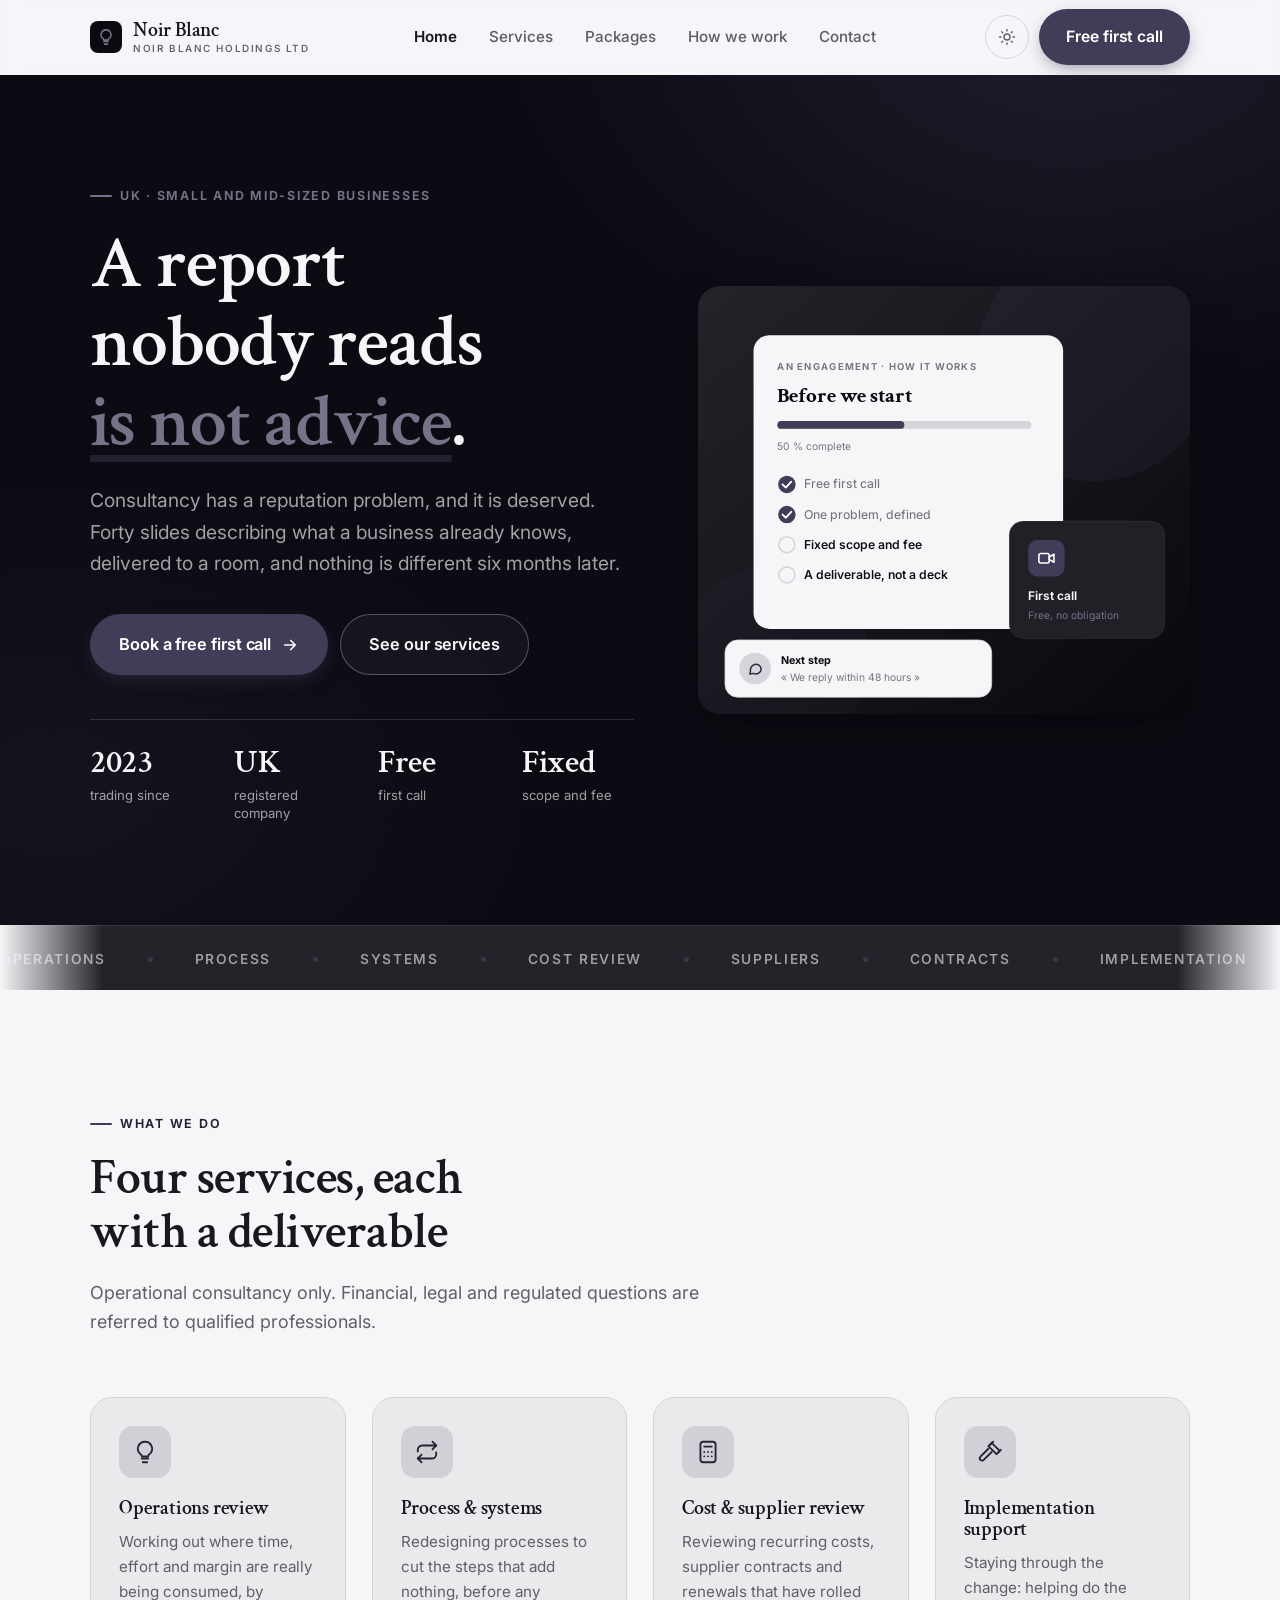
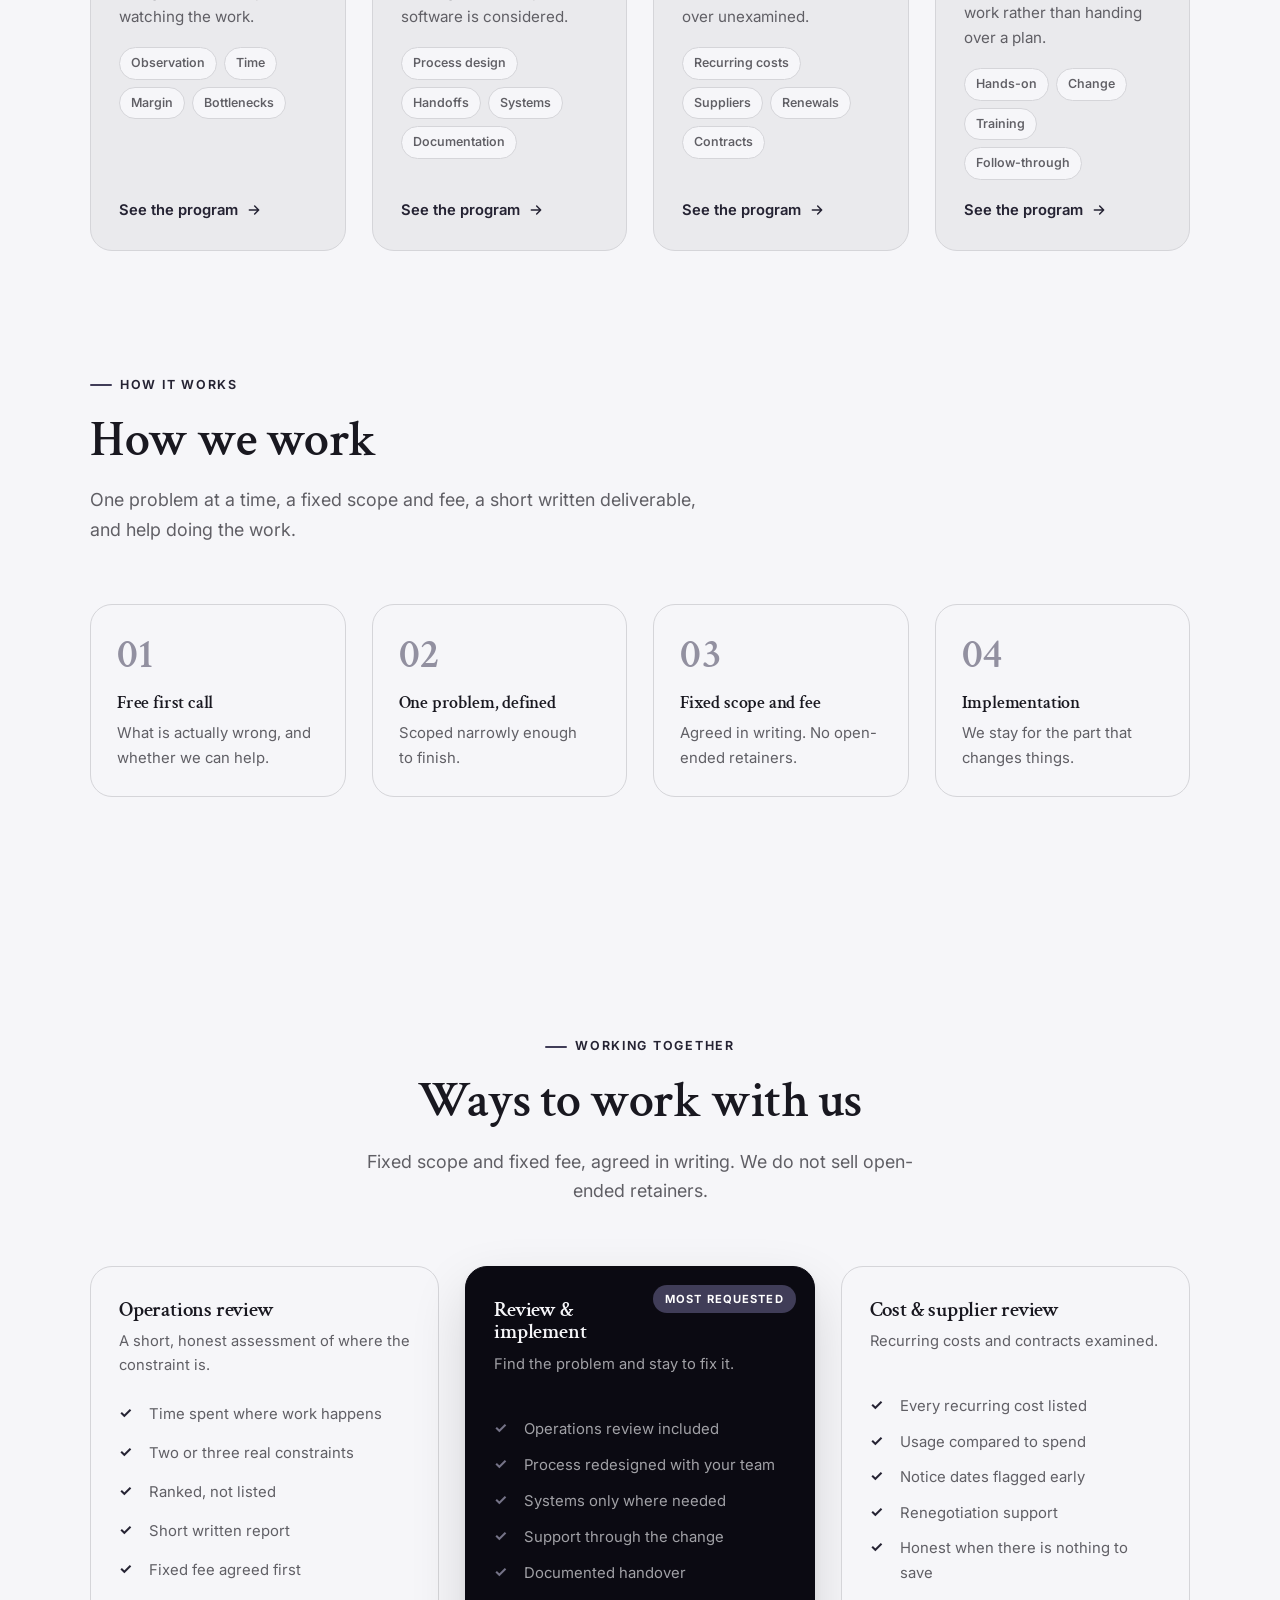
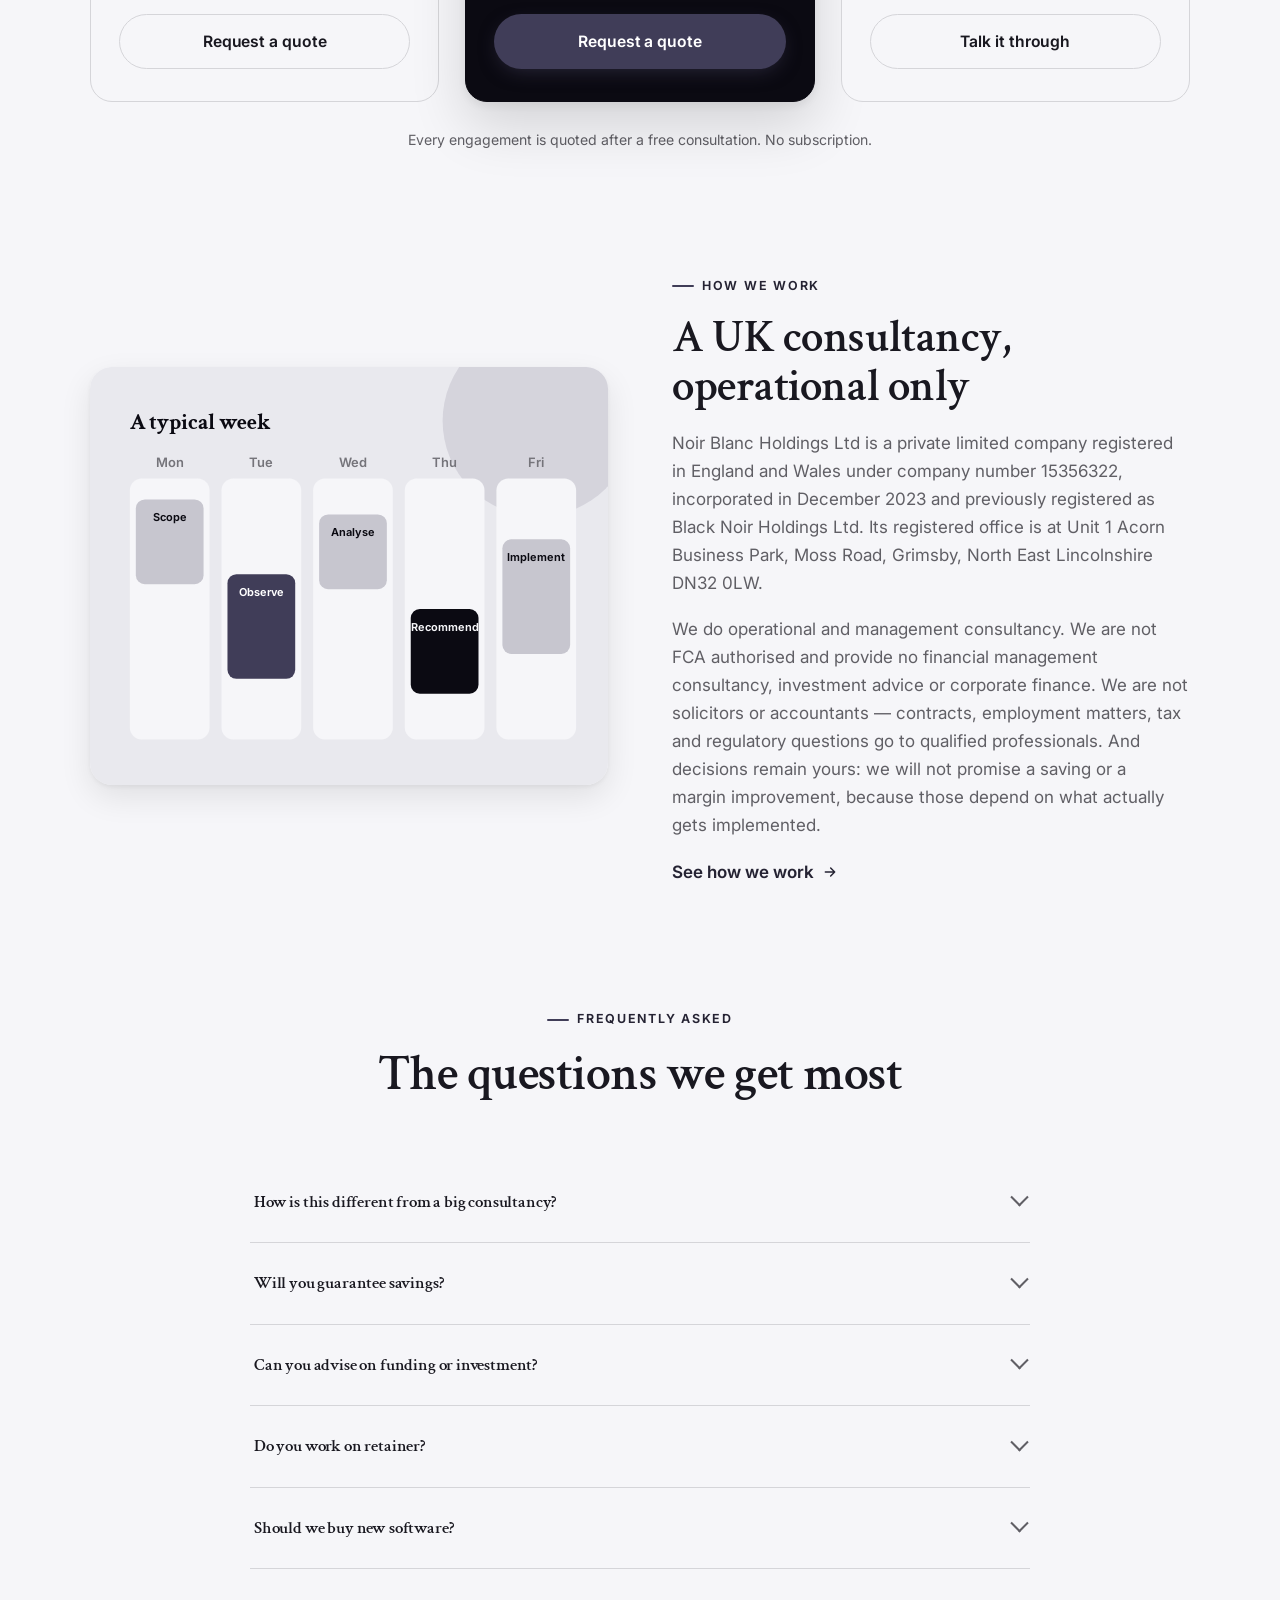
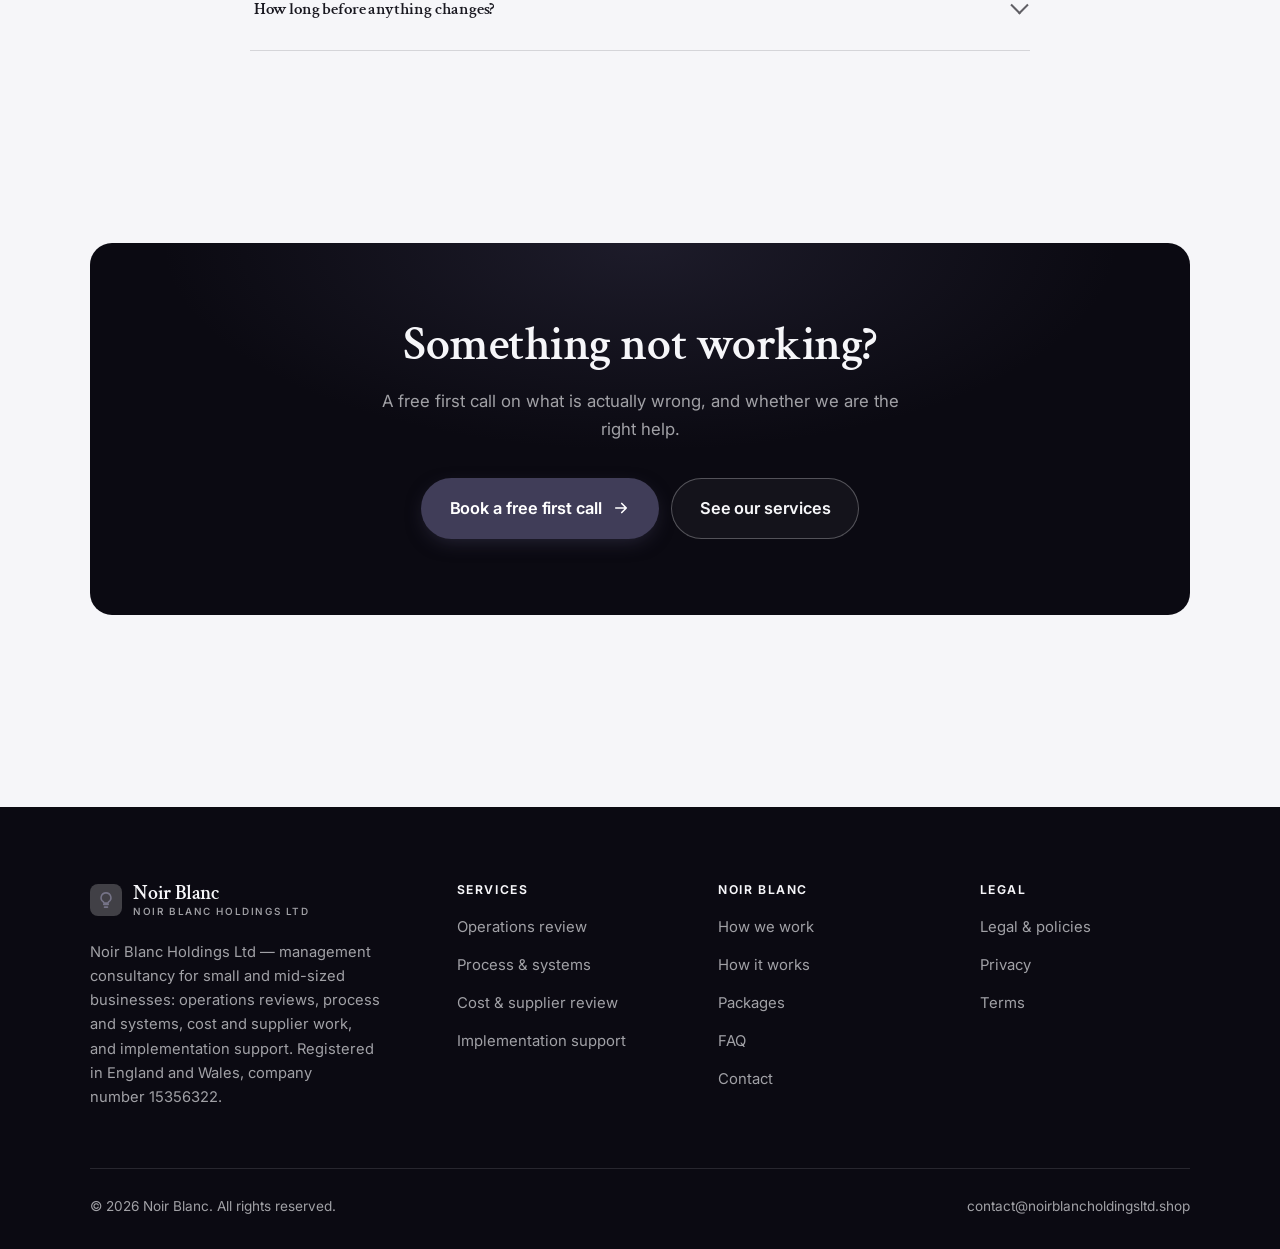
<file: index.html>
<!DOCTYPE html>
<html lang="en" class="no-js">
<head>
<meta charset="utf-8">
<meta name="viewport" content="width=device-width, initial-scale=1">
<title>Noir Blanc Holdings Ltd — management consultancy</title>
<meta name="description" content="Noir Blanc Holdings Ltd, a UK management consultancy for small and mid-sized businesses: operations reviews, process and systems, cost and supplier work, and implementation support.">
<link rel="canonical" href="https://noirblancholdingsltd.shop/">

<meta property="og:type" content="website">
<meta property="og:url" content="https://noirblancholdingsltd.shop/">
<meta property="og:site_name" content="Noir Blanc">
<meta property="og:locale" content="en_US">
<meta property="og:title" content="Noir Blanc Holdings Ltd — management consultancy">
<meta property="og:description" content="Noir Blanc Holdings Ltd, a UK management consultancy for small and mid-sized businesses: operations reviews, process and systems, cost and supplier work, and implementation support.">
<meta name="theme-color" content="#0b0a12">

<link rel="icon" href="assets/img/favicon.svg" type="image/svg+xml">
<link rel="preconnect" href="https://fonts.googleapis.com">
<link rel="preconnect" href="https://fonts.gstatic.com" crossorigin>
<link rel="stylesheet" href="https://fonts.googleapis.com/css2?family=Crimson+Text:wght@400;600;700&family=Inter:wght@400..700&display=swap">
<link rel="stylesheet" href="assets/css/style.css">

<!-- Thème appliqué avant le premier rendu (évite le flash) -->
<script>
document.documentElement.classList.remove('no-js');
(function(){try{var t=localStorage.getItem('site-theme');if(t){document.documentElement.setAttribute('data-theme',t);}}catch(e){}})();
</script>
<script type="application/ld+json">
{
  "@context": "https://schema.org",
  "@type": "Organization",
  "name": "Noir Blanc",
  "url": "https://noirblancholdingsltd.shop/",
  "email": "contact@noirblancholdingsltd.shop",
  "description": "Noir Blanc Holdings Ltd, a UK management consultancy for small and mid-sized businesses: operations reviews, process and systems, cost and supplier work, and implementation support.",
  "areaServed": "US",
  "knowsLanguage": "en"
}
</script>
</head>

<body>
<a class="skip-link" href="#main">Skip to main content</a>

<header class="site-header">
  <nav class="wrap nav" aria-label="Main navigation">
    <a class="brand" href="index.html">
      <svg class="brand__mark" viewBox="0 0 64 64" aria-hidden="true">
        <rect class="bm-bg" width="64" height="64" rx="16"/>
        <g class="bm-ic" transform="translate(14 14) scale(1.5)" fill="none" stroke-width="2.1" stroke-linecap="round" stroke-linejoin="round"><path d="M9 18h6M10 21.5h4M12 2.5a6.5 6.5 0 0 0-3.8 11.8c.5.4.8 1 .8 1.6V16h6v-.1c0-.6.3-1.2.8-1.6A6.5 6.5 0 0 0 12 2.5z"/></g>
      </svg>
      <span>Noir Blanc<span class="brand__sub">Noir Blanc Holdings Ltd</span></span>
    </a>

    <ul class="nav__links" id="nav-links">
      <li><a href="index.html" aria-current="page">Home</a></li>
      <li><a href="programs.html">Services</a></li>
      <li><a href="index.html#pricing">Packages</a></li>
      <li><a href="about.html">How we work</a></li>
      <li><a href="contact.html">Contact</a></li>
      <li><a class="btn btn--primary" href="contact.html">Free first call</a></li>
    </ul>

    <div class="nav__cta">
      <button class="theme-toggle" type="button" aria-label="Switch to dark theme">
        <svg class="icon-sun" viewBox="0 0 24 24" fill="none" stroke="currentColor" stroke-width="1.8" stroke-linecap="round" aria-hidden="true"><circle cx="12" cy="12" r="4"/><path d="M12 2v2m0 16v2M2 12h2m16 0h2M4.9 4.9l1.4 1.4m11.4 11.4 1.4 1.4M19.1 4.9l-1.4 1.4M6.3 17.7l-1.4 1.4"/></svg>
        <svg class="icon-moon" viewBox="0 0 24 24" fill="none" stroke="currentColor" stroke-width="1.8" stroke-linecap="round" stroke-linejoin="round" aria-hidden="true"><path d="M21 12.8A9 9 0 1 1 11.2 3a7 7 0 0 0 9.8 9.8z"/></svg>
      </button>
      <a class="btn btn--primary" href="contact.html">Free first call</a>
      <button class="nav__toggle" type="button" aria-expanded="false" aria-controls="nav-links" aria-label="Open menu">
        <svg class="icon-open" viewBox="0 0 24 24" fill="none" stroke="currentColor" stroke-width="2" stroke-linecap="round" aria-hidden="true"><path d="M3 6h18M3 12h18M3 18h18"/></svg>
        <svg class="icon-close" viewBox="0 0 24 24" fill="none" stroke="currentColor" stroke-width="2" stroke-linecap="round" aria-hidden="true"><path d="M6 6l12 12M18 6L6 18"/></svg>
      </button>
    </div>
  </nav>
</header>

<main id="main">

<section class="hero">
  <div class="wrap hero__inner">
    <div>
      <span class="eyebrow hero__eyebrow">UK · Small and mid-sized businesses</span>
      <h1>A report nobody reads<br> <em>is not advice</em>.</h1>
      <p class="hero__lede">Consultancy has a reputation problem, and it is deserved. Forty slides describing what a business already knows, delivered to a room, and nothing is different six months later.</p>

      <div class="hero__actions">
        <a class="btn btn--primary btn--lg" href="contact.html">Book a free first call <svg viewBox="0 0 24 24" fill="none" stroke="currentColor" stroke-width="2.2" stroke-linecap="round" stroke-linejoin="round" aria-hidden="true"><path d="M5 12h14M13 6l6 6-6 6"/></svg></a>
        <a class="btn btn--on-dark btn--lg" href="programs.html">See our services</a>
      </div>

      <ul class="hero__proof">
        <li><span class="stat__num">2023</span><span class="stat__label">trading since</span></li>
        <li><span class="stat__num">UK</span><span class="stat__label">registered company</span></li>
        <li><span class="stat__num">Free</span><span class="stat__label">first call</span></li>
        <li><span class="stat__num">Fixed</span><span class="stat__label">scope and fee</span></li>
      </ul>
    </div>

    <div class="hero__art">
      <svg viewBox="0 0 620 540" role="img" aria-label="How an engagement with Noir Blanc works, from free call to a defined deliverable.">
        <defs>
          <linearGradient id="hbg" x1="0" y1="0" x2="1" y2="1">
            <stop offset="0" stop-color="#23232a"/><stop offset="1" stop-color="#09080e"/>
          </linearGradient>
        </defs>
        <rect width="620" height="540" rx="22" fill="url(#hbg)"/>
        <circle cx="500" cy="96" r="150" fill="#403d58" opacity=".16"/>
        <circle cx="96" cy="470" r="120" fill="#403d58" opacity=".08"/>

        <g style="font-family: var(--font-body)">
          <!-- Carte programme -->
          <rect x="70" y="62" width="390" height="370" rx="20" fill="#f6f6f9"/>
          <text x="100" y="106" font-size="12" font-weight="650" letter-spacing="1.6" fill="#75747a">AN ENGAGEMENT · HOW IT WORKS</text>
          <text x="100" y="146" font-size="27" font-weight="700" fill="#0b0a12" style="font-family: var(--font-display)">Before we start</text>
          <rect x="100" y="170" width="320" height="10" rx="5" fill="#d5d5d9"/>
          <rect x="100" y="170" width="160" height="10" rx="5" fill="#403d58"/>
          <text x="100" y="206" font-size="13" fill="#75747a">50 % complete</text>
          <circle cx="112" cy="250" r="11" fill="#403d58"/><path d="M106.5 250l4 4 7-7.5" fill="none" stroke="#ffffff" stroke-width="2.4" stroke-linecap="round" stroke-linejoin="round"/><text x="134" y="255" font-size="15.5" fill="#75747a" font-weight="450">Free first call</text>
          <circle cx="112" cy="288" r="11" fill="#403d58"/><path d="M106.5 288l4 4 7-7.5" fill="none" stroke="#ffffff" stroke-width="2.4" stroke-linecap="round" stroke-linejoin="round"/><text x="134" y="293" font-size="15.5" fill="#75747a" font-weight="450">One problem, defined</text>
          <circle cx="112" cy="326" r="10" fill="none" stroke="#d5d5d9" stroke-width="2"/><text x="134" y="331" font-size="15.5" fill="#0b0a12" font-weight="560">Fixed scope and fee</text>
          <circle cx="112" cy="364" r="10" fill="none" stroke="#d5d5d9" stroke-width="2"/><text x="134" y="369" font-size="15.5" fill="#0b0a12" font-weight="560">A deliverable, not a deck</text>

          <!-- Carte séance -->
          <rect x="392" y="296" width="196" height="148" rx="18" fill="#212027" stroke="#ffffff" stroke-opacity=".08"/>
          <rect x="416" y="320" width="46" height="46" rx="12" fill="#403d58"/>
          <g transform="translate(427 331)" fill="none" stroke="#ffffff" color="#ffffff" stroke-width="2" stroke-linecap="round" stroke-linejoin="round"><rect x="2.5" y="6" width="13" height="12" rx="2.5"/><path d="M15.5 10.5 21.5 7v10l-6-3.5z"/></g>
          <text x="416" y="396" font-size="15" font-weight="650" fill="#f6f6f9">First call</text>
          <text x="416" y="420" font-size="13" fill="#757387">Free, no obligation</text>

          <!-- Retour du coach -->
          <rect x="34" y="446" width="336" height="72" rx="16" fill="#f6f6f9" stroke="#d5d5d9"/>
          <circle cx="72" cy="482" r="20" fill="#d5d5dc"/>
          <g transform="translate(62 472) scale(.84)" fill="none" stroke="#2a2839" stroke-width="2.2" stroke-linecap="round" stroke-linejoin="round"><path d="M21 12a8 8 0 0 1-11.6 7.1L4 20l1-4.6A8 8 0 1 1 21 12z"/></g>
          <text x="104" y="476" font-size="13.5" font-weight="700" fill="#0b0a12">Next step</text>
          <text x="104" y="498" font-size="13" fill="#75747a">« We reply within 48 hours »</text>
        </g>
      </svg>
    </div>
  </div>
</section>

<div class="marquee" aria-hidden="true">
  <div class="marquee__track"><span>Operations</span><span>Process</span><span>Systems</span><span>Cost review</span><span>Suppliers</span><span>Contracts</span><span>Implementation</span><span>Small business</span><span>Fixed scope</span><span>No retainers</span><span>Operations</span><span>Process</span><span>Systems</span><span>Cost review</span><span>Suppliers</span><span>Contracts</span><span>Implementation</span><span>Small business</span><span>Fixed scope</span><span>No retainers</span></div>
</div>

<section class="section wrap" id="programs">
  <div class="section-head reveal">
    <span class="eyebrow">What we do</span>
    <h2>Four services, each with a deliverable</h2>
    <p>Operational consultancy only. Financial, legal and regulated questions are referred to qualified professionals.</p>
  </div>
  <div class="grid grid--4 reveal-group">
    <a class="card" href="programs.html#review">
      <div class="card__icon"><svg viewBox="0 0 24 24" fill="none" stroke="currentColor" stroke-width="1.7" stroke-linecap="round" stroke-linejoin="round" aria-hidden="true"><path d="M9 18h6M10 21.5h4M12 2.5a6.5 6.5 0 0 0-3.8 11.8c.5.4.8 1 .8 1.6V16h6v-.1c0-.6.3-1.2.8-1.6A6.5 6.5 0 0 0 12 2.5z"/></svg></div>
      <h3>Operations review</h3>
      <p>Working out where time, effort and margin are really being consumed, by watching the work.</p>
      <ul class="tags"><li>Observation</li><li>Time</li><li>Margin</li><li>Bottlenecks</li></ul>
      <span class="arrow-link">See the program <svg viewBox="0 0 24 24" fill="none" stroke="currentColor" stroke-width="2.2" stroke-linecap="round" stroke-linejoin="round" aria-hidden="true"><path d="M5 12h14M13 6l6 6-6 6"/></svg></span>
    </a>
    <a class="card" href="programs.html#process">
      <div class="card__icon"><svg viewBox="0 0 24 24" fill="none" stroke="currentColor" stroke-width="1.7" stroke-linecap="round" stroke-linejoin="round" aria-hidden="true"><path d="M17 2.5l3.5 3.5L17 9.5"/><path d="M3.5 11.5V10A4 4 0 0 1 7.5 6h13M7 21.5 3.5 18 7 14.5"/><path d="M20.5 12.5V14a4 4 0 0 1-4 4h-13"/></svg></div>
      <h3>Process &amp; systems</h3>
      <p>Redesigning processes to cut the steps that add nothing, before any software is considered.</p>
      <ul class="tags"><li>Process design</li><li>Handoffs</li><li>Systems</li><li>Documentation</li></ul>
      <span class="arrow-link">See the program <svg viewBox="0 0 24 24" fill="none" stroke="currentColor" stroke-width="2.2" stroke-linecap="round" stroke-linejoin="round" aria-hidden="true"><path d="M5 12h14M13 6l6 6-6 6"/></svg></span>
    </a>
    <a class="card" href="programs.html#cost">
      <div class="card__icon"><svg viewBox="0 0 24 24" fill="none" stroke="currentColor" stroke-width="1.7" stroke-linecap="round" stroke-linejoin="round" aria-hidden="true"><rect x="5" y="2.5" width="14" height="19" rx="2.5"/><path d="M8.5 7h7M8.5 12h.01M12 12h.01M15.5 12h.01M8.5 16h.01M12 16h.01M15.5 16h.01"/></svg></div>
      <h3>Cost &amp; supplier review</h3>
      <p>Reviewing recurring costs, supplier contracts and renewals that have rolled over unexamined.</p>
      <ul class="tags"><li>Recurring costs</li><li>Suppliers</li><li>Renewals</li><li>Contracts</li></ul>
      <span class="arrow-link">See the program <svg viewBox="0 0 24 24" fill="none" stroke="currentColor" stroke-width="2.2" stroke-linecap="round" stroke-linejoin="round" aria-hidden="true"><path d="M5 12h14M13 6l6 6-6 6"/></svg></span>
    </a>
    <a class="card" href="programs.html#implement">
      <div class="card__icon"><svg viewBox="0 0 24 24" fill="none" stroke="currentColor" stroke-width="1.7" stroke-linecap="round" stroke-linejoin="round" aria-hidden="true"><path d="M13.5 3.5 21 11l-3 3-7.5-7.5z"/><path d="M10.5 9 3.2 16.3a2.1 2.1 0 0 0 3 3L13.5 12"/><path d="M15 2.5 12 5.5M19.5 12.5 22 10"/></svg></div>
      <h3>Implementation support</h3>
      <p>Staying through the change: helping do the work rather than handing over a plan.</p>
      <ul class="tags"><li>Hands-on</li><li>Change</li><li>Training</li><li>Follow-through</li></ul>
      <span class="arrow-link">See the program <svg viewBox="0 0 24 24" fill="none" stroke="currentColor" stroke-width="2.2" stroke-linecap="round" stroke-linejoin="round" aria-hidden="true"><path d="M5 12h14M13 6l6 6-6 6"/></svg></span>
    </a>
  </div>
</section>

<section class="section section--flush wrap" id="how-it-works">
  <div class="section-head reveal">
    <span class="eyebrow">How it works</span>
    <h2>How we work</h2>
    <p>One problem at a time, a fixed scope and fee, a short written deliverable, and help doing the work.</p>
  </div>
  <div class="grid grid--4 steps reveal-group">
    <article class="step">
      <h3>Free first call</h3>
      <p>What is actually wrong, and whether we can help.</p>
    </article>
    <article class="step">
      <h3>One problem, defined</h3>
      <p>Scoped narrowly enough to finish.</p>
    </article>
    <article class="step">
      <h3>Fixed scope and fee</h3>
      <p>Agreed in writing. No open-ended retainers.</p>
    </article>
    <article class="step">
      <h3>Implementation</h3>
      <p>We stay for the part that changes things.</p>
    </article>
  </div>
</section>

<section class="section wrap" id="pricing">
  <div class="section-head section-head--center reveal">
    <span class="eyebrow">Working together</span>
    <h2>Ways to work with us</h2>
    <p>Fixed scope and fixed fee, agreed in writing. We do not sell open-ended retainers.</p>
  </div>
  <div class="grid grid--3 plans reveal-group">
    <article class="plan">
      
      <h3>Operations review</h3>
      <p class="plan__desc">A short, honest assessment of where the constraint is.</p>
      
      <ul class="plan__features">
        <li>Time spent where work happens</li>
        <li>Two or three real constraints</li>
        <li>Ranked, not listed</li>
        <li>Short written report</li>
        <li>Fixed fee agreed first</li>
      </ul>
      <a class="btn btn--ghost btn--block" href="contact.html">Request a quote</a>
    </article>
    <article class="plan plan--featured">
      <span class="plan__tag">Most requested</span>
      <h3>Review &amp; implement</h3>
      <p class="plan__desc">Find the problem and stay to fix it.</p>
      
      <ul class="plan__features">
        <li>Operations review included</li>
        <li>Process redesigned with your team</li>
        <li>Systems only where needed</li>
        <li>Support through the change</li>
        <li>Documented handover</li>
      </ul>
      <a class="btn btn--primary btn--block" href="contact.html">Request a quote</a>
    </article>
    <article class="plan">
      
      <h3>Cost &amp; supplier review</h3>
      <p class="plan__desc">Recurring costs and contracts examined.</p>
      
      <ul class="plan__features">
        <li>Every recurring cost listed</li>
        <li>Usage compared to spend</li>
        <li>Notice dates flagged early</li>
        <li>Renegotiation support</li>
        <li>Honest when there is nothing to save</li>
      </ul>
      <a class="btn btn--ghost btn--block" href="contact.html">Talk it through</a>
    </article>
  </div>
  <p class="plans-note">Every engagement is quoted after a free consultation. No subscription.</p>
</section>

<section class="section section--flush wrap">
  <div class="split reveal">
    <div class="split__art">
      <svg viewBox="0 0 520 420" role="img" aria-label="Example of a typical week: Scope, Observe, Analyse, Recommend, Implement.">
        <rect width="520" height="420" rx="20" fill="#e9e9ee"/>
        <circle cx="450" cy="54" r="96" fill="#403d58" opacity=".12"/>
        <g style="font-family: var(--font-body)">
        <text x="40" y="62" font-size="22" font-weight="700" fill="#0b0a12" style="font-family: var(--font-display)">A typical week</text>
        <text x="80" y="100" text-anchor="middle" font-size="13" font-weight="600" fill="#75747a">Mon</text>
        <rect x="40" y="112" width="80" height="262" rx="12" fill="#f6f6f9"/>
        <rect x="46" y="133" width="68" height="85" rx="9" fill="#c7c6cf"/>
        <text x="80" y="155" text-anchor="middle" font-size="11" font-weight="650" fill="#0b0a12">Scope</text>
        <text x="172" y="100" text-anchor="middle" font-size="13" font-weight="600" fill="#75747a">Tue</text>
        <rect x="132" y="112" width="80" height="262" rx="12" fill="#f6f6f9"/>
        <rect x="138" y="208" width="68" height="105" rx="9" fill="#403d58"/>
        <text x="172" y="230" text-anchor="middle" font-size="11" font-weight="650" fill="#ffffff">Observe</text>
        <text x="264" y="100" text-anchor="middle" font-size="13" font-weight="600" fill="#75747a">Wed</text>
        <rect x="224" y="112" width="80" height="262" rx="12" fill="#f6f6f9"/>
        <rect x="230" y="148" width="68" height="75" rx="9" fill="#c7c6cf"/>
        <text x="264" y="170" text-anchor="middle" font-size="11" font-weight="650" fill="#0b0a12">Analyse</text>
        <text x="356" y="100" text-anchor="middle" font-size="13" font-weight="600" fill="#75747a">Thu</text>
        <rect x="316" y="112" width="80" height="262" rx="12" fill="#f6f6f9"/>
        <rect x="322" y="243" width="68" height="85" rx="9" fill="#0b0a12"/>
        <text x="356" y="265" text-anchor="middle" font-size="11" font-weight="650" fill="#f6f6f9">Recommend</text>
        <text x="448" y="100" text-anchor="middle" font-size="13" font-weight="600" fill="#75747a">Fri</text>
        <rect x="408" y="112" width="80" height="262" rx="12" fill="#f6f6f9"/>
        <rect x="414" y="173" width="68" height="115" rx="9" fill="#c7c6cf"/>
        <text x="448" y="195" text-anchor="middle" font-size="11" font-weight="650" fill="#0b0a12">Implement</text>
        </g>
      </svg>
    </div>
    <div>
      <span class="eyebrow">How we work</span>
      <h2>A UK consultancy, operational only</h2>
      <p>Noir Blanc Holdings Ltd is a private limited company registered in England and Wales under company number 15356322, incorporated in December 2023 and previously registered as Black Noir Holdings Ltd. Its registered office is at Unit 1 Acorn Business Park, Moss Road, Grimsby, North East Lincolnshire DN32 0LW.</p>
      <p>We do operational and management consultancy. We are not FCA authorised and provide no financial management consultancy, investment advice or corporate finance. We are not solicitors or accountants — contracts, employment matters, tax and regulatory questions go to qualified professionals. And decisions remain yours: we will not promise a saving or a margin improvement, because those depend on what actually gets implemented.</p>
      <p><a class="arrow-link" href="about.html">See how we work <svg viewBox="0 0 24 24" fill="none" stroke="currentColor" stroke-width="2.2" stroke-linecap="round" stroke-linejoin="round" aria-hidden="true"><path d="M5 12h14M13 6l6 6-6 6"/></svg></a></p>
    </div>
  </div>
</section>

<section class="section section--flush wrap" id="faq">
  <div class="section-head section-head--center reveal">
    <span class="eyebrow">Frequently asked</span>
    <h2>The questions we get most</h2>
  </div>
  <div class="faq reveal">
    <details>
      <summary>How is this different from a big consultancy?</summary>
      <p>Mostly that we stay for implementation and we scope narrowly. One problem, a fixed fee, and a short deliverable rather than a programme that grows.</p>
    </details>
    <details>
      <summary>Will you guarantee savings?</summary>
      <p>No. Anyone who does is guessing or building the guarantee into the fee. We will tell you what we found and what it is worth if implemented.</p>
    </details>
    <details>
      <summary>Can you advise on funding or investment?</summary>
      <p>No. That is financial and regulated work, we are not FCA authorised, and we will refer you.</p>
    </details>
    <details>
      <summary>Do you work on retainer?</summary>
      <p>We prefer not to. Open-ended retainers reward staying rather than finishing. Fixed scope and fee keeps the incentives honest.</p>
    </details>
    <details>
      <summary>Should we buy new software?</summary>
      <p>Often the honest answer is not yet. Automating a bad process makes it faster, not better. We fix the process first and then ask the question again.</p>
    </details>
    <details>
      <summary>How long before anything changes?</summary>
      <p>Process changes can show in weeks. Anything involving behaviour takes a quarter at least, and we will say so rather than promising a quick win.</p>
    </details>
  </div>
</section>

<section class="wrap section--tight">
  <div class="cta-band reveal">
    <h2>Something not working?</h2>
    <p>A free first call on what is actually wrong, and whether we are the right help.</p>
    <div class="hero__actions">
      <a class="btn btn--primary btn--lg" href="contact.html">Book a free first call <svg viewBox="0 0 24 24" fill="none" stroke="currentColor" stroke-width="2.2" stroke-linecap="round" stroke-linejoin="round" aria-hidden="true"><path d="M5 12h14M13 6l6 6-6 6"/></svg></a>
      <a class="btn btn--on-dark btn--lg" href="programs.html">See our services</a>
    </div>
  </div>
</section>

</main>

<footer class="site-footer">
  <div class="wrap">
    <div class="footer__grid">
      <div class="footer__brand">
        <a class="brand" href="index.html">
          <svg class="brand__mark" viewBox="0 0 64 64" aria-hidden="true">
        <rect class="bm-bg" width="64" height="64" rx="16"/>
        <g class="bm-ic" transform="translate(14 14) scale(1.5)" fill="none" stroke-width="2.1" stroke-linecap="round" stroke-linejoin="round"><path d="M9 18h6M10 21.5h4M12 2.5a6.5 6.5 0 0 0-3.8 11.8c.5.4.8 1 .8 1.6V16h6v-.1c0-.6.3-1.2.8-1.6A6.5 6.5 0 0 0 12 2.5z"/></g>
      </svg>
          <span>Noir Blanc<span class="brand__sub">Noir Blanc Holdings Ltd</span></span>
        </a>
        <p>Noir Blanc Holdings Ltd — management consultancy for small and mid-sized businesses: operations reviews, process and systems, cost and supplier work, and implementation support. Registered in England and Wales, company number 15356322.</p>
      </div>

      <div class="footer__col">
        <h4>Services</h4>
        <ul>
          <li><a href="programs.html#review">Operations review</a></li>
          <li><a href="programs.html#process">Process &amp; systems</a></li>
          <li><a href="programs.html#cost">Cost &amp; supplier review</a></li>
          <li><a href="programs.html#implement">Implementation support</a></li>
        </ul>
      </div>

      <div class="footer__col">
        <h4>Noir Blanc</h4>
        <ul>
          <li><a href="about.html">How we work</a></li>
          <li><a href="index.html#how-it-works">How it works</a></li>
          <li><a href="index.html#pricing">Packages</a></li>
          <li><a href="index.html#faq">FAQ</a></li>
          <li><a href="contact.html">Contact</a></li>
        </ul>
      </div>

      <div class="footer__col">
        <h4>Legal</h4>
        <ul>
          <li><a href="legal.html">Legal &amp; policies</a></li>
          <li><a href="legal.html#privacy">Privacy</a></li>
          <li><a href="legal.html#terms">Terms</a></li>
        </ul>
      </div>
    </div>

    <div class="footer__bottom">
      <p>© <span data-year>2026</span> Noir Blanc. All rights reserved.</p>
      <p><a href="mailto:contact@noirblancholdingsltd.shop">contact@noirblancholdingsltd.shop</a></p>
    </div>
  </div>
</footer>

<script src="assets/js/main.js" defer></script>
</body>
</html>
</file>
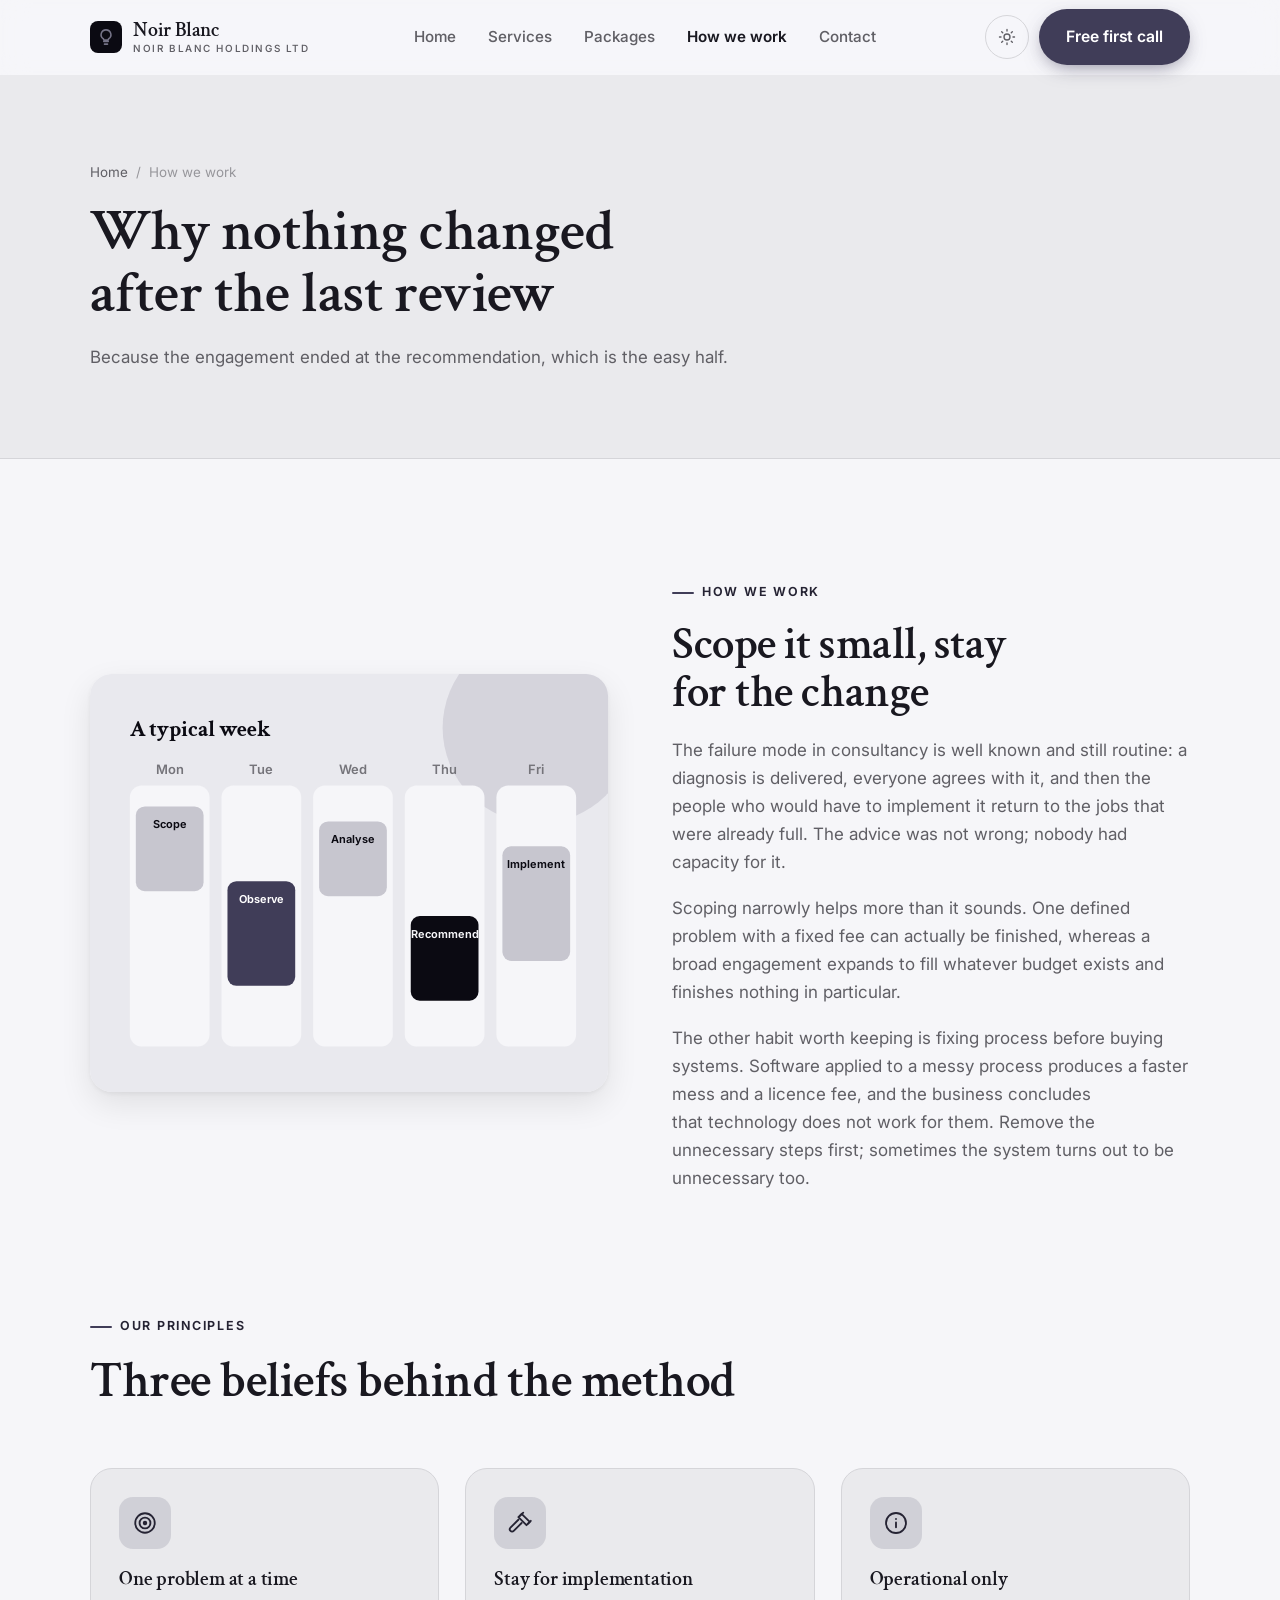
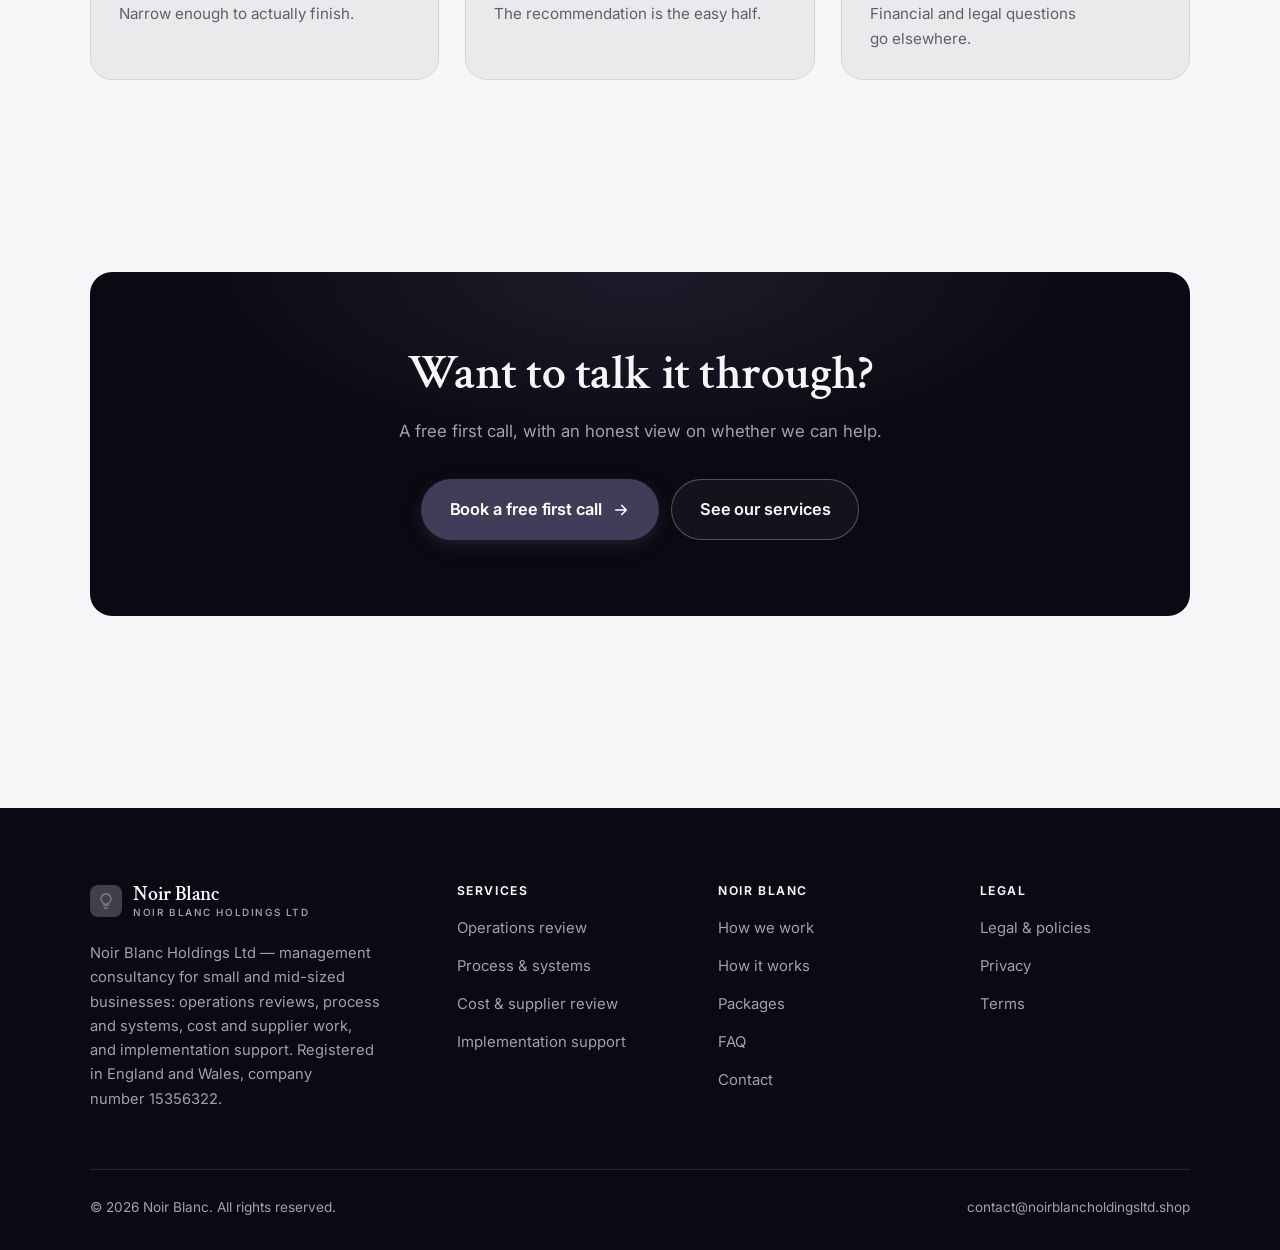
<file: about.html>
<!DOCTYPE html>
<html lang="en" class="no-js">
<head>
<meta charset="utf-8">
<meta name="viewport" content="width=device-width, initial-scale=1">
<title>How we work — Noir Blanc</title>
<meta name="description" content="About Noir Blanc Holdings Ltd, a UK management consultancy, company number 15356322.">
<link rel="canonical" href="https://noirblancholdingsltd.shop/about.html">

<meta property="og:type" content="website">
<meta property="og:url" content="https://noirblancholdingsltd.shop/about.html">
<meta property="og:site_name" content="Noir Blanc">
<meta property="og:locale" content="en_US">
<meta property="og:title" content="How we work — Noir Blanc">
<meta property="og:description" content="About Noir Blanc Holdings Ltd, a UK management consultancy, company number 15356322.">
<meta name="theme-color" content="#0b0a12">

<link rel="icon" href="assets/img/favicon.svg" type="image/svg+xml">
<link rel="preconnect" href="https://fonts.googleapis.com">
<link rel="preconnect" href="https://fonts.gstatic.com" crossorigin>
<link rel="stylesheet" href="https://fonts.googleapis.com/css2?family=Crimson+Text:wght@400;600;700&family=Inter:wght@400..700&display=swap">
<link rel="stylesheet" href="assets/css/style.css">

<!-- Thème appliqué avant le premier rendu (évite le flash) -->
<script>
document.documentElement.classList.remove('no-js');
(function(){try{var t=localStorage.getItem('site-theme');if(t){document.documentElement.setAttribute('data-theme',t);}}catch(e){}})();
</script>
</head>

<body>
<a class="skip-link" href="#main">Skip to main content</a>

<header class="site-header">
  <nav class="wrap nav" aria-label="Main navigation">
    <a class="brand" href="index.html">
      <svg class="brand__mark" viewBox="0 0 64 64" aria-hidden="true">
        <rect class="bm-bg" width="64" height="64" rx="16"/>
        <g class="bm-ic" transform="translate(14 14) scale(1.5)" fill="none" stroke-width="2.1" stroke-linecap="round" stroke-linejoin="round"><path d="M9 18h6M10 21.5h4M12 2.5a6.5 6.5 0 0 0-3.8 11.8c.5.4.8 1 .8 1.6V16h6v-.1c0-.6.3-1.2.8-1.6A6.5 6.5 0 0 0 12 2.5z"/></g>
      </svg>
      <span>Noir Blanc<span class="brand__sub">Noir Blanc Holdings Ltd</span></span>
    </a>

    <ul class="nav__links" id="nav-links">
      <li><a href="index.html">Home</a></li>
      <li><a href="programs.html">Services</a></li>
      <li><a href="index.html#pricing">Packages</a></li>
      <li><a href="about.html" aria-current="page">How we work</a></li>
      <li><a href="contact.html">Contact</a></li>
      <li><a class="btn btn--primary" href="contact.html">Free first call</a></li>
    </ul>

    <div class="nav__cta">
      <button class="theme-toggle" type="button" aria-label="Switch to dark theme">
        <svg class="icon-sun" viewBox="0 0 24 24" fill="none" stroke="currentColor" stroke-width="1.8" stroke-linecap="round" aria-hidden="true"><circle cx="12" cy="12" r="4"/><path d="M12 2v2m0 16v2M2 12h2m16 0h2M4.9 4.9l1.4 1.4m11.4 11.4 1.4 1.4M19.1 4.9l-1.4 1.4M6.3 17.7l-1.4 1.4"/></svg>
        <svg class="icon-moon" viewBox="0 0 24 24" fill="none" stroke="currentColor" stroke-width="1.8" stroke-linecap="round" stroke-linejoin="round" aria-hidden="true"><path d="M21 12.8A9 9 0 1 1 11.2 3a7 7 0 0 0 9.8 9.8z"/></svg>
      </button>
      <a class="btn btn--primary" href="contact.html">Free first call</a>
      <button class="nav__toggle" type="button" aria-expanded="false" aria-controls="nav-links" aria-label="Open menu">
        <svg class="icon-open" viewBox="0 0 24 24" fill="none" stroke="currentColor" stroke-width="2" stroke-linecap="round" aria-hidden="true"><path d="M3 6h18M3 12h18M3 18h18"/></svg>
        <svg class="icon-close" viewBox="0 0 24 24" fill="none" stroke="currentColor" stroke-width="2" stroke-linecap="round" aria-hidden="true"><path d="M6 6l12 12M18 6L6 18"/></svg>
      </button>
    </div>
  </nav>
</header>

<main id="main">

<section class="page-head">
  <div class="wrap">
    <nav class="breadcrumb" aria-label="Breadcrumb">
      <a href="index.html">Home</a><span>/</span><span aria-current="page">How we work</span>
    </nav>
    <h1>Why nothing changed after the last review</h1>
    <p>Because the engagement ended at the recommendation, which is the easy half.</p>
  </div>
</section>

<section class="section wrap">
  <div class="split reveal">
    <div class="split__art">
      <svg viewBox="0 0 520 420" role="img" aria-label="Example of a typical week: Scope, Observe, Analyse, Recommend, Implement.">
        <rect width="520" height="420" rx="20" fill="#e9e9ee"/>
        <circle cx="450" cy="54" r="96" fill="#403d58" opacity=".12"/>
        <g style="font-family: var(--font-body)">
        <text x="40" y="62" font-size="22" font-weight="700" fill="#0b0a12" style="font-family: var(--font-display)">A typical week</text>
        <text x="80" y="100" text-anchor="middle" font-size="13" font-weight="600" fill="#75747a">Mon</text>
        <rect x="40" y="112" width="80" height="262" rx="12" fill="#f6f6f9"/>
        <rect x="46" y="133" width="68" height="85" rx="9" fill="#c7c6cf"/>
        <text x="80" y="155" text-anchor="middle" font-size="11" font-weight="650" fill="#0b0a12">Scope</text>
        <text x="172" y="100" text-anchor="middle" font-size="13" font-weight="600" fill="#75747a">Tue</text>
        <rect x="132" y="112" width="80" height="262" rx="12" fill="#f6f6f9"/>
        <rect x="138" y="208" width="68" height="105" rx="9" fill="#403d58"/>
        <text x="172" y="230" text-anchor="middle" font-size="11" font-weight="650" fill="#ffffff">Observe</text>
        <text x="264" y="100" text-anchor="middle" font-size="13" font-weight="600" fill="#75747a">Wed</text>
        <rect x="224" y="112" width="80" height="262" rx="12" fill="#f6f6f9"/>
        <rect x="230" y="148" width="68" height="75" rx="9" fill="#c7c6cf"/>
        <text x="264" y="170" text-anchor="middle" font-size="11" font-weight="650" fill="#0b0a12">Analyse</text>
        <text x="356" y="100" text-anchor="middle" font-size="13" font-weight="600" fill="#75747a">Thu</text>
        <rect x="316" y="112" width="80" height="262" rx="12" fill="#f6f6f9"/>
        <rect x="322" y="243" width="68" height="85" rx="9" fill="#0b0a12"/>
        <text x="356" y="265" text-anchor="middle" font-size="11" font-weight="650" fill="#f6f6f9">Recommend</text>
        <text x="448" y="100" text-anchor="middle" font-size="13" font-weight="600" fill="#75747a">Fri</text>
        <rect x="408" y="112" width="80" height="262" rx="12" fill="#f6f6f9"/>
        <rect x="414" y="173" width="68" height="115" rx="9" fill="#c7c6cf"/>
        <text x="448" y="195" text-anchor="middle" font-size="11" font-weight="650" fill="#0b0a12">Implement</text>
        </g>
      </svg>
    </div>
    <div>
      <span class="eyebrow">How we work</span>
      <h2>Scope it small, stay for the change</h2>
      <p>The failure mode in consultancy is well known and still routine: a diagnosis is delivered, everyone agrees with it, and then the people who would have to implement it return to the jobs that were already full. The advice was not wrong; nobody had capacity for it.</p>
      <p>Scoping narrowly helps more than it sounds. One defined problem with a fixed fee can actually be finished, whereas a broad engagement expands to fill whatever budget exists and finishes nothing in particular.</p>
      <p>The other habit worth keeping is fixing process before buying systems. Software applied to a messy process produces a faster mess and a licence fee, and the business concludes that technology does not work for them. Remove the unnecessary steps first; sometimes the system turns out to be unnecessary too.</p>
      <!--
        TO DO: add a short introduction of the coach (name, real background),
        with a photo if possible. Do not invent credentials — see README.md.
      -->
    </div>
  </div>
</section>

<section class="section section--flush wrap">
  <div class="section-head reveal">
    <span class="eyebrow">Our principles</span>
    <h2>Three beliefs behind the method</h2>
  </div>
  <div class="grid grid--3 reveal-group">
    <article class="card">
      <div class="card__icon"><svg viewBox="0 0 24 24" fill="none" stroke="currentColor" stroke-width="1.7" stroke-linecap="round" stroke-linejoin="round" aria-hidden="true"><circle cx="12" cy="12" r="9"/><circle cx="12" cy="12" r="5"/><circle cx="12" cy="12" r="1.2" fill="currentColor"/></svg></div>
      <h3>One problem at a time</h3>
      <p>Narrow enough to actually finish.</p>
    </article>
    <article class="card">
      <div class="card__icon"><svg viewBox="0 0 24 24" fill="none" stroke="currentColor" stroke-width="1.7" stroke-linecap="round" stroke-linejoin="round" aria-hidden="true"><path d="M13.5 3.5 21 11l-3 3-7.5-7.5z"/><path d="M10.5 9 3.2 16.3a2.1 2.1 0 0 0 3 3L13.5 12"/><path d="M15 2.5 12 5.5M19.5 12.5 22 10"/></svg></div>
      <h3>Stay for implementation</h3>
      <p>The recommendation is the easy half.</p>
    </article>
    <article class="card">
      <div class="card__icon"><svg viewBox="0 0 24 24" fill="none" stroke="currentColor" stroke-width="1.7" stroke-linecap="round" stroke-linejoin="round" aria-hidden="true"><circle cx="12" cy="12" r="9.2"/><path d="M12 16v-4.5M12 8.2v.1"/></svg></div>
      <h3>Operational only</h3>
      <p>Financial and legal questions go elsewhere.</p>
    </article>
  </div>
</section>

<section class="wrap section--tight">
  <div class="cta-band reveal">
    <h2>Want to talk it through?</h2>
    <p>A free first call, with an honest view on whether we can help.</p>
    <div class="hero__actions">
      <a class="btn btn--primary btn--lg" href="contact.html">Book a free first call <svg viewBox="0 0 24 24" fill="none" stroke="currentColor" stroke-width="2.2" stroke-linecap="round" stroke-linejoin="round" aria-hidden="true"><path d="M5 12h14M13 6l6 6-6 6"/></svg></a>
      <a class="btn btn--on-dark btn--lg" href="programs.html">See our services</a>
    </div>
  </div>
</section>

</main>

<footer class="site-footer">
  <div class="wrap">
    <div class="footer__grid">
      <div class="footer__brand">
        <a class="brand" href="index.html">
          <svg class="brand__mark" viewBox="0 0 64 64" aria-hidden="true">
        <rect class="bm-bg" width="64" height="64" rx="16"/>
        <g class="bm-ic" transform="translate(14 14) scale(1.5)" fill="none" stroke-width="2.1" stroke-linecap="round" stroke-linejoin="round"><path d="M9 18h6M10 21.5h4M12 2.5a6.5 6.5 0 0 0-3.8 11.8c.5.4.8 1 .8 1.6V16h6v-.1c0-.6.3-1.2.8-1.6A6.5 6.5 0 0 0 12 2.5z"/></g>
      </svg>
          <span>Noir Blanc<span class="brand__sub">Noir Blanc Holdings Ltd</span></span>
        </a>
        <p>Noir Blanc Holdings Ltd — management consultancy for small and mid-sized businesses: operations reviews, process and systems, cost and supplier work, and implementation support. Registered in England and Wales, company number 15356322.</p>
      </div>

      <div class="footer__col">
        <h4>Services</h4>
        <ul>
          <li><a href="programs.html#review">Operations review</a></li>
          <li><a href="programs.html#process">Process &amp; systems</a></li>
          <li><a href="programs.html#cost">Cost &amp; supplier review</a></li>
          <li><a href="programs.html#implement">Implementation support</a></li>
        </ul>
      </div>

      <div class="footer__col">
        <h4>Noir Blanc</h4>
        <ul>
          <li><a href="about.html">How we work</a></li>
          <li><a href="index.html#how-it-works">How it works</a></li>
          <li><a href="index.html#pricing">Packages</a></li>
          <li><a href="index.html#faq">FAQ</a></li>
          <li><a href="contact.html">Contact</a></li>
        </ul>
      </div>

      <div class="footer__col">
        <h4>Legal</h4>
        <ul>
          <li><a href="legal.html">Legal &amp; policies</a></li>
          <li><a href="legal.html#privacy">Privacy</a></li>
          <li><a href="legal.html#terms">Terms</a></li>
        </ul>
      </div>
    </div>

    <div class="footer__bottom">
      <p>© <span data-year>2026</span> Noir Blanc. All rights reserved.</p>
      <p><a href="mailto:contact@noirblancholdingsltd.shop">contact@noirblancholdingsltd.shop</a></p>
    </div>
  </div>
</footer>

<script src="assets/js/main.js" defer></script>
</body>
</html>
</file>
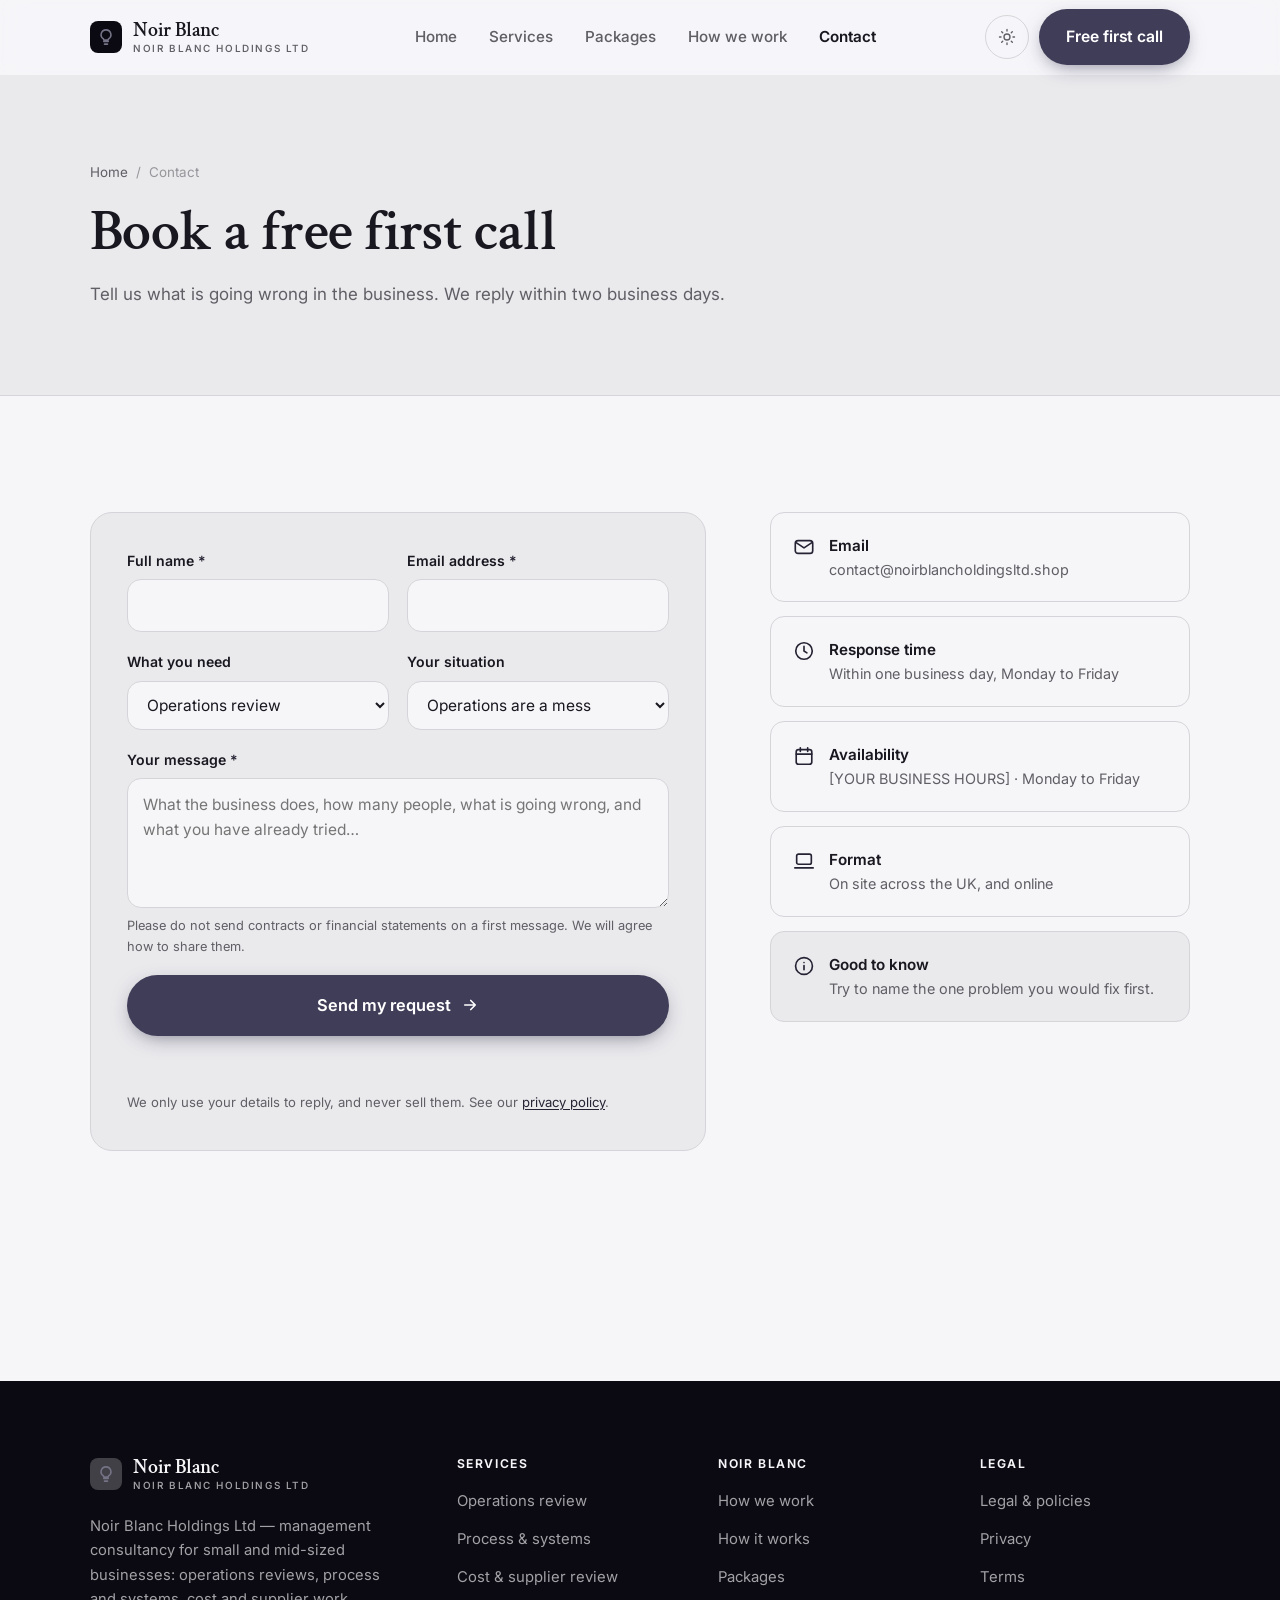
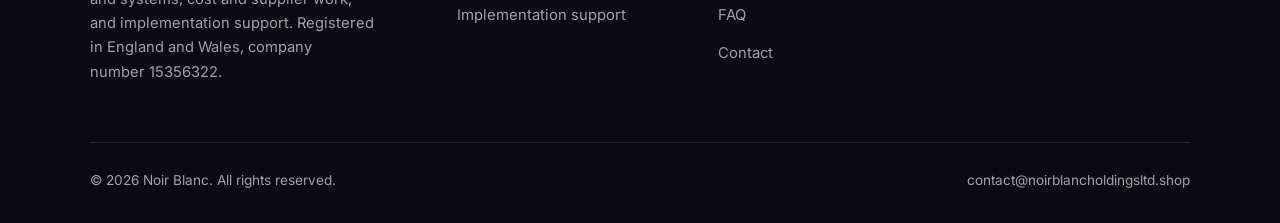
<file: contact.html>
<!DOCTYPE html>
<html lang="en" class="no-js">
<head>
<meta charset="utf-8">
<meta name="viewport" content="width=device-width, initial-scale=1">
<title>Contact — Noir Blanc</title>
<meta name="description" content="Contact Noir Blanc Holdings Ltd. We reply within two business days.">
<link rel="canonical" href="https://noirblancholdingsltd.shop/contact.html">

<meta property="og:type" content="website">
<meta property="og:url" content="https://noirblancholdingsltd.shop/contact.html">
<meta property="og:site_name" content="Noir Blanc">
<meta property="og:locale" content="en_US">
<meta property="og:title" content="Contact — Noir Blanc">
<meta property="og:description" content="Contact Noir Blanc Holdings Ltd. We reply within two business days.">
<meta name="theme-color" content="#0b0a12">

<link rel="icon" href="assets/img/favicon.svg" type="image/svg+xml">
<link rel="preconnect" href="https://fonts.googleapis.com">
<link rel="preconnect" href="https://fonts.gstatic.com" crossorigin>
<link rel="stylesheet" href="https://fonts.googleapis.com/css2?family=Crimson+Text:wght@400;600;700&family=Inter:wght@400..700&display=swap">
<link rel="stylesheet" href="assets/css/style.css">

<!-- Thème appliqué avant le premier rendu (évite le flash) -->
<script>
document.documentElement.classList.remove('no-js');
(function(){try{var t=localStorage.getItem('site-theme');if(t){document.documentElement.setAttribute('data-theme',t);}}catch(e){}})();
</script>
</head>

<body>
<a class="skip-link" href="#main">Skip to main content</a>

<header class="site-header">
  <nav class="wrap nav" aria-label="Main navigation">
    <a class="brand" href="index.html">
      <svg class="brand__mark" viewBox="0 0 64 64" aria-hidden="true">
        <rect class="bm-bg" width="64" height="64" rx="16"/>
        <g class="bm-ic" transform="translate(14 14) scale(1.5)" fill="none" stroke-width="2.1" stroke-linecap="round" stroke-linejoin="round"><path d="M9 18h6M10 21.5h4M12 2.5a6.5 6.5 0 0 0-3.8 11.8c.5.4.8 1 .8 1.6V16h6v-.1c0-.6.3-1.2.8-1.6A6.5 6.5 0 0 0 12 2.5z"/></g>
      </svg>
      <span>Noir Blanc<span class="brand__sub">Noir Blanc Holdings Ltd</span></span>
    </a>

    <ul class="nav__links" id="nav-links">
      <li><a href="index.html">Home</a></li>
      <li><a href="programs.html">Services</a></li>
      <li><a href="index.html#pricing">Packages</a></li>
      <li><a href="about.html">How we work</a></li>
      <li><a href="contact.html" aria-current="page">Contact</a></li>
      <li><a class="btn btn--primary" href="contact.html">Free first call</a></li>
    </ul>

    <div class="nav__cta">
      <button class="theme-toggle" type="button" aria-label="Switch to dark theme">
        <svg class="icon-sun" viewBox="0 0 24 24" fill="none" stroke="currentColor" stroke-width="1.8" stroke-linecap="round" aria-hidden="true"><circle cx="12" cy="12" r="4"/><path d="M12 2v2m0 16v2M2 12h2m16 0h2M4.9 4.9l1.4 1.4m11.4 11.4 1.4 1.4M19.1 4.9l-1.4 1.4M6.3 17.7l-1.4 1.4"/></svg>
        <svg class="icon-moon" viewBox="0 0 24 24" fill="none" stroke="currentColor" stroke-width="1.8" stroke-linecap="round" stroke-linejoin="round" aria-hidden="true"><path d="M21 12.8A9 9 0 1 1 11.2 3a7 7 0 0 0 9.8 9.8z"/></svg>
      </button>
      <a class="btn btn--primary" href="contact.html">Free first call</a>
      <button class="nav__toggle" type="button" aria-expanded="false" aria-controls="nav-links" aria-label="Open menu">
        <svg class="icon-open" viewBox="0 0 24 24" fill="none" stroke="currentColor" stroke-width="2" stroke-linecap="round" aria-hidden="true"><path d="M3 6h18M3 12h18M3 18h18"/></svg>
        <svg class="icon-close" viewBox="0 0 24 24" fill="none" stroke="currentColor" stroke-width="2" stroke-linecap="round" aria-hidden="true"><path d="M6 6l12 12M18 6L6 18"/></svg>
      </button>
    </div>
  </nav>
</header>

<main id="main">

<section class="page-head">
  <div class="wrap">
    <nav class="breadcrumb" aria-label="Breadcrumb">
      <a href="index.html">Home</a><span>/</span><span aria-current="page">Contact</span>
    </nav>
    <h1>Book a free first call</h1>
    <p>Tell us what is going wrong in the business. We reply within two business days.</p>
  </div>
</section>

<section class="section wrap">
  <div class="form-layout">

    <!--
      FORM: the action attribute holds a placeholder id. Create a free form at
      https://formspree.io and replace VOTRE_ID_FORMSPREE. Until then, the button
      opens the visitor's email app with a pre-filled message to contact@noirblancholdingsltd.shop.
    -->
    <form class="form" id="contact-form" action="https://formspree.io/f/VOTRE_ID_FORMSPREE" method="POST"
          data-email="contact@noirblancholdingsltd.shop" data-subject="Consultancy enquiry"
          data-msg-mail="Your email app will open with the message ready to send." data-msg-sending="Sending…"
          data-msg-ok="Thanks! Your message is on its way. We reply within one business day." data-msg-err="Sending failed. Please email us directly at">
      <div class="form__row">
        <div class="field">
          <label for="nom">Full name <span class="req" aria-hidden="true">*</span></label>
          <input type="text" id="nom" name="nom" autocomplete="name" required>
        </div>
        <div class="field">
          <label for="email">Email address <span class="req" aria-hidden="true">*</span></label>
          <input type="email" id="email" name="email" autocomplete="email" required>
        </div>
      </div>

      <div class="form__row">
        <div class="field">
          <label for="programme">What you need</label>
          <select id="programme" name="programme">
            <option>Operations review</option>
            <option>Process &amp; systems</option>
            <option>Cost &amp; supplier review</option>
            <option>Implementation support</option>
            <option>Not sure yet</option>
          </select>
        </div>
        <div class="field">
          <label for="niveau">Your situation</label>
          <select id="niveau" name="niveau">
            <option>Operations are a mess</option>
            <option>Costs are creeping up</option>
            <option>Growing too fast</option>
            <option>Not sure what the problem is</option>
          </select>
        </div>
      </div>

      <div class="field">
        <label for="message">Your message <span class="req" aria-hidden="true">*</span></label>
        <textarea id="message" name="message" required placeholder="What the business does, how many people, what is going wrong, and what you have already tried…"></textarea>
        <span class="field__hint">Please do not send contracts or financial statements on a first message. We will agree how to share them.</span>
      </div>

      <!-- Bot trap: hidden from humans -->
      <div class="visually-hidden" aria-hidden="true">
        <label for="site-web">Leave this field empty</label>
        <input type="text" id="site-web" name="_gotcha" tabindex="-1" autocomplete="off">
      </div>

      <button class="btn btn--primary btn--lg" type="submit">Send my request <svg viewBox="0 0 24 24" fill="none" stroke="currentColor" stroke-width="2.2" stroke-linecap="round" stroke-linejoin="round" aria-hidden="true"><path d="M5 12h14M13 6l6 6-6 6"/></svg></button>

      <p id="form-status" class="form__status" role="status" aria-live="polite"></p>

      <p class="form__note">
        We only use your details to reply, and never sell them. See our <a href="legal.html#privacy">privacy policy</a>.
      </p>
    </form>

    <aside class="contact-aside">
      <div class="contact-card">
        <svg viewBox="0 0 24 24" fill="none" stroke="currentColor" stroke-width="1.8" stroke-linecap="round" stroke-linejoin="round" aria-hidden="true"><rect x="2.5" y="5" width="19" height="14" rx="3"/><path d="M3 7l9 6 9-6"/></svg>
        <div><b>Email</b><a href="mailto:contact@noirblancholdingsltd.shop">contact@noirblancholdingsltd.shop</a></div>
      </div>
      <div class="contact-card">
        <svg viewBox="0 0 24 24" fill="none" stroke="currentColor" stroke-width="1.8" stroke-linecap="round" stroke-linejoin="round" aria-hidden="true"><circle cx="12" cy="12" r="9"/><path d="M12 7v5l3.2 2"/></svg>
        <div><b>Response time</b><span>Within one business day, Monday to Friday</span></div>
      </div>
      <div class="contact-card">
        <svg viewBox="0 0 24 24" fill="none" stroke="currentColor" stroke-width="1.8" stroke-linecap="round" stroke-linejoin="round" aria-hidden="true"><rect x="3.5" y="5" width="17" height="16" rx="2.5"/><path d="M8 3v4M16 3v4M3.5 10h17"/></svg>
        <div><b>Availability</b><span>[YOUR BUSINESS HOURS] · Monday to Friday</span></div>
      </div>
      <div class="contact-card">
        <svg viewBox="0 0 24 24" fill="none" stroke="currentColor" stroke-width="1.8" stroke-linecap="round" stroke-linejoin="round" aria-hidden="true"><rect x="4" y="4.5" width="16" height="11" rx="2"/><path d="M2 19.5h20"/></svg>
        <div><b>Format</b><span>On site across the UK, and online</span></div>
      </div>
      <div class="contact-card contact-card--soft">
        <svg viewBox="0 0 24 24" fill="none" stroke="currentColor" stroke-width="1.8" stroke-linecap="round" stroke-linejoin="round" aria-hidden="true"><circle cx="12" cy="12" r="9.2"/><path d="M12 16v-4.5M12 8.2v.1"/></svg>
        <div><b>Good to know</b><span>Try to name the one problem you would fix first.</span></div>
      </div>
    </aside>

  </div>
</section>

</main>

<footer class="site-footer">
  <div class="wrap">
    <div class="footer__grid">
      <div class="footer__brand">
        <a class="brand" href="index.html">
          <svg class="brand__mark" viewBox="0 0 64 64" aria-hidden="true">
        <rect class="bm-bg" width="64" height="64" rx="16"/>
        <g class="bm-ic" transform="translate(14 14) scale(1.5)" fill="none" stroke-width="2.1" stroke-linecap="round" stroke-linejoin="round"><path d="M9 18h6M10 21.5h4M12 2.5a6.5 6.5 0 0 0-3.8 11.8c.5.4.8 1 .8 1.6V16h6v-.1c0-.6.3-1.2.8-1.6A6.5 6.5 0 0 0 12 2.5z"/></g>
      </svg>
          <span>Noir Blanc<span class="brand__sub">Noir Blanc Holdings Ltd</span></span>
        </a>
        <p>Noir Blanc Holdings Ltd — management consultancy for small and mid-sized businesses: operations reviews, process and systems, cost and supplier work, and implementation support. Registered in England and Wales, company number 15356322.</p>
      </div>

      <div class="footer__col">
        <h4>Services</h4>
        <ul>
          <li><a href="programs.html#review">Operations review</a></li>
          <li><a href="programs.html#process">Process &amp; systems</a></li>
          <li><a href="programs.html#cost">Cost &amp; supplier review</a></li>
          <li><a href="programs.html#implement">Implementation support</a></li>
        </ul>
      </div>

      <div class="footer__col">
        <h4>Noir Blanc</h4>
        <ul>
          <li><a href="about.html">How we work</a></li>
          <li><a href="index.html#how-it-works">How it works</a></li>
          <li><a href="index.html#pricing">Packages</a></li>
          <li><a href="index.html#faq">FAQ</a></li>
          <li><a href="contact.html">Contact</a></li>
        </ul>
      </div>

      <div class="footer__col">
        <h4>Legal</h4>
        <ul>
          <li><a href="legal.html">Legal &amp; policies</a></li>
          <li><a href="legal.html#privacy">Privacy</a></li>
          <li><a href="legal.html#terms">Terms</a></li>
        </ul>
      </div>
    </div>

    <div class="footer__bottom">
      <p>© <span data-year>2026</span> Noir Blanc. All rights reserved.</p>
      <p><a href="mailto:contact@noirblancholdingsltd.shop">contact@noirblancholdingsltd.shop</a></p>
    </div>
  </div>
</footer>

<script src="assets/js/main.js" defer></script>
</body>
</html>
</file>
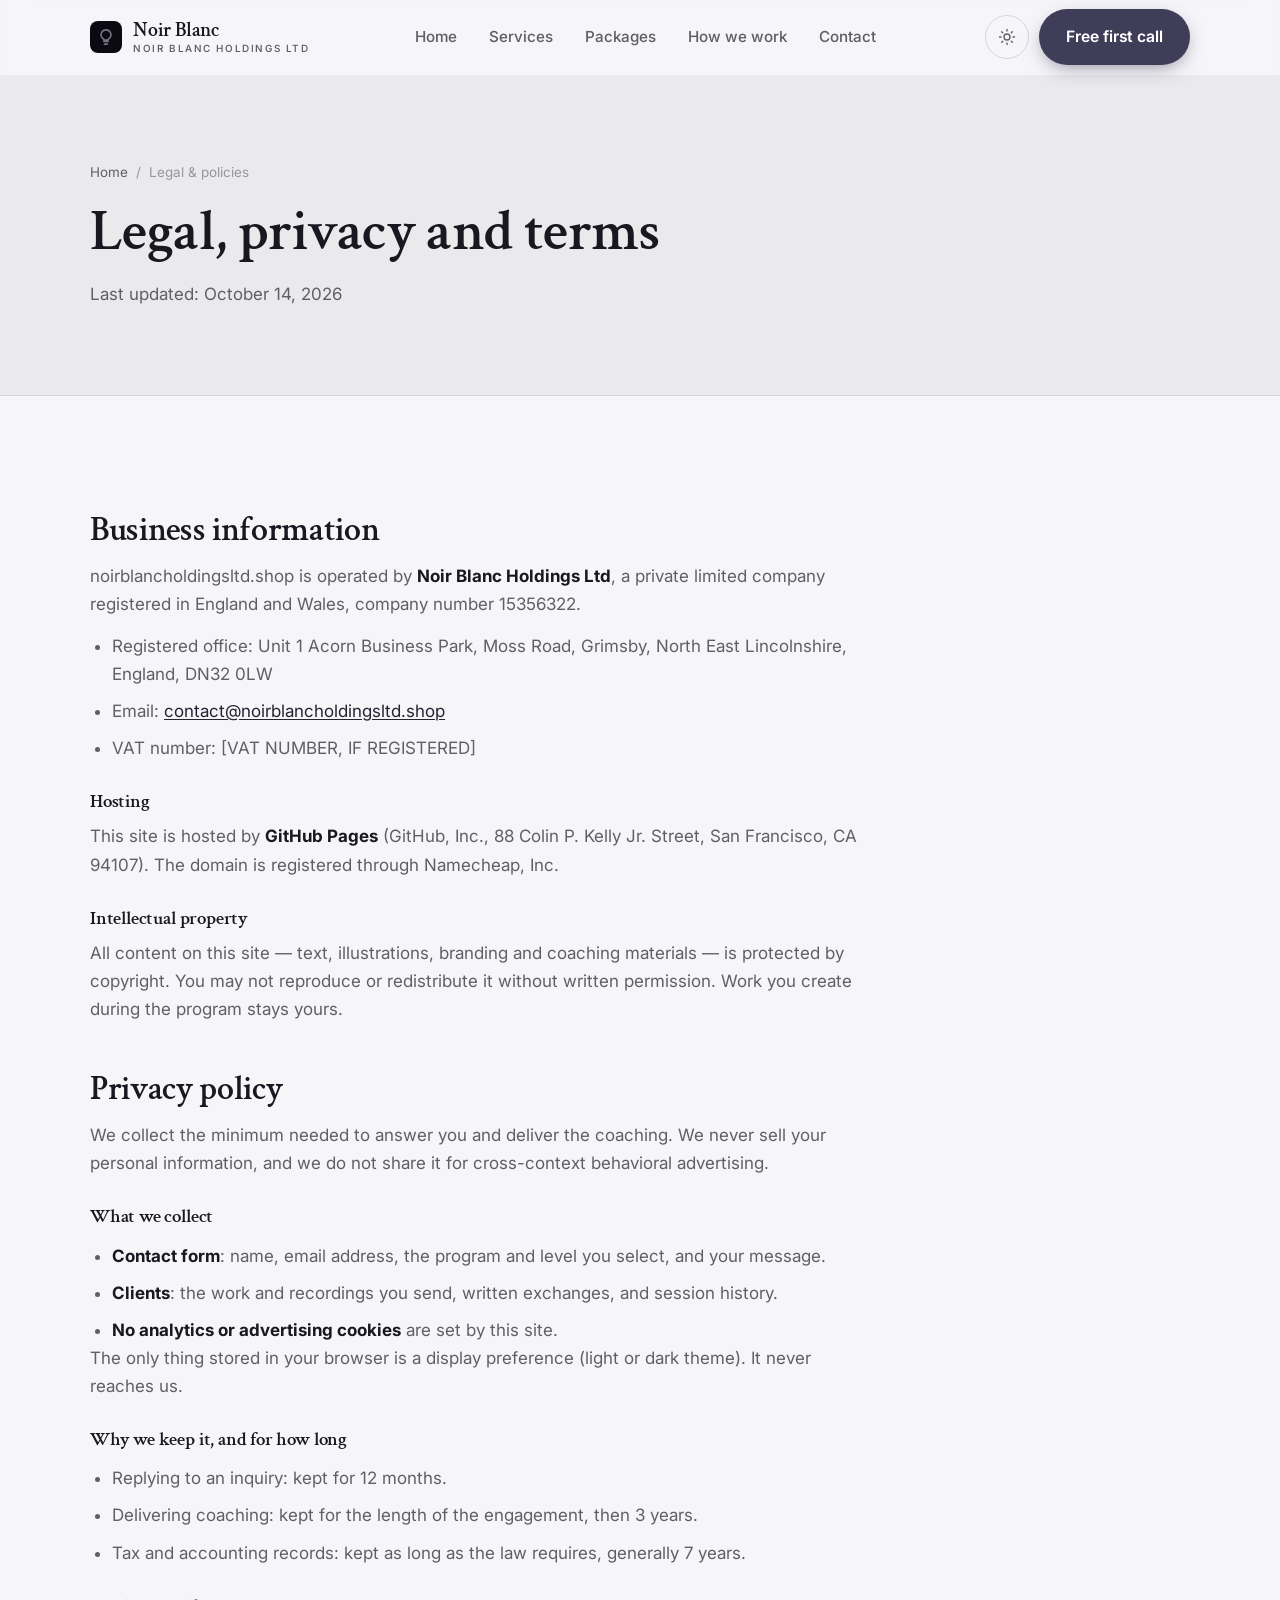
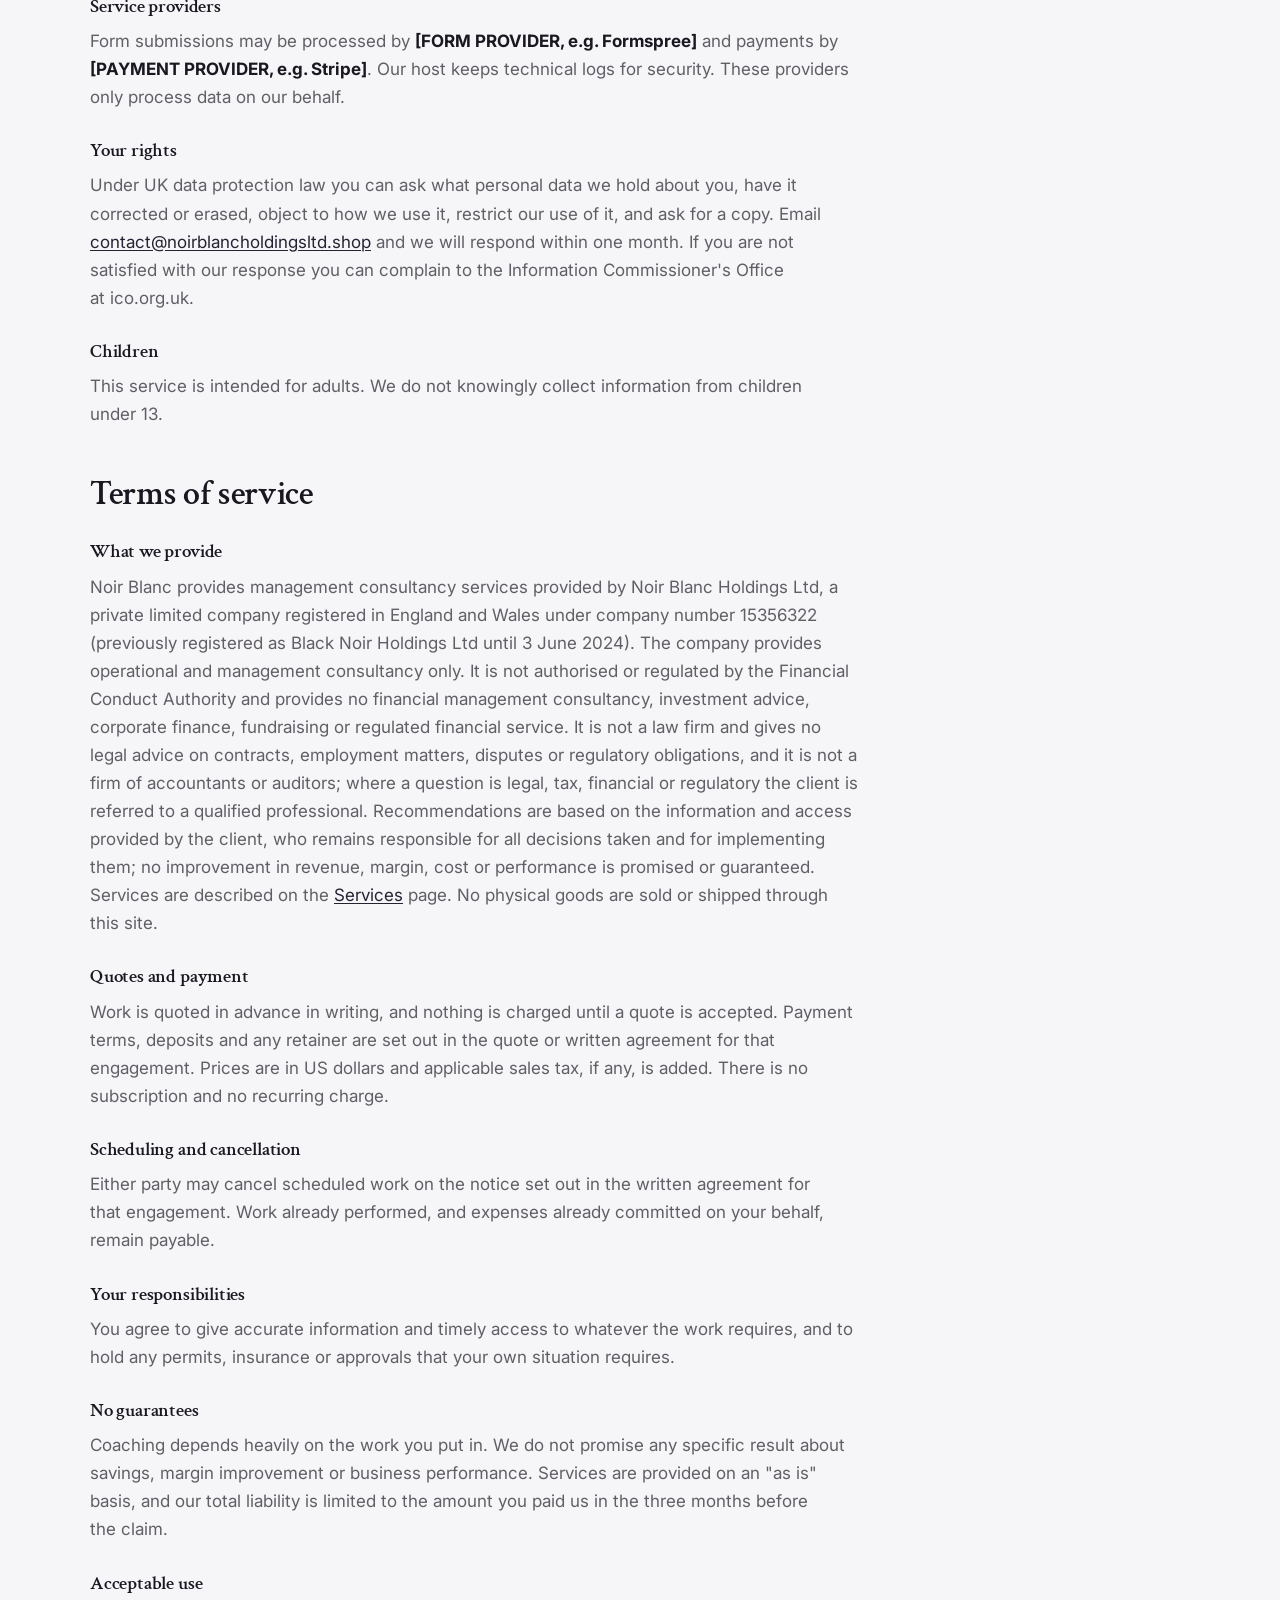
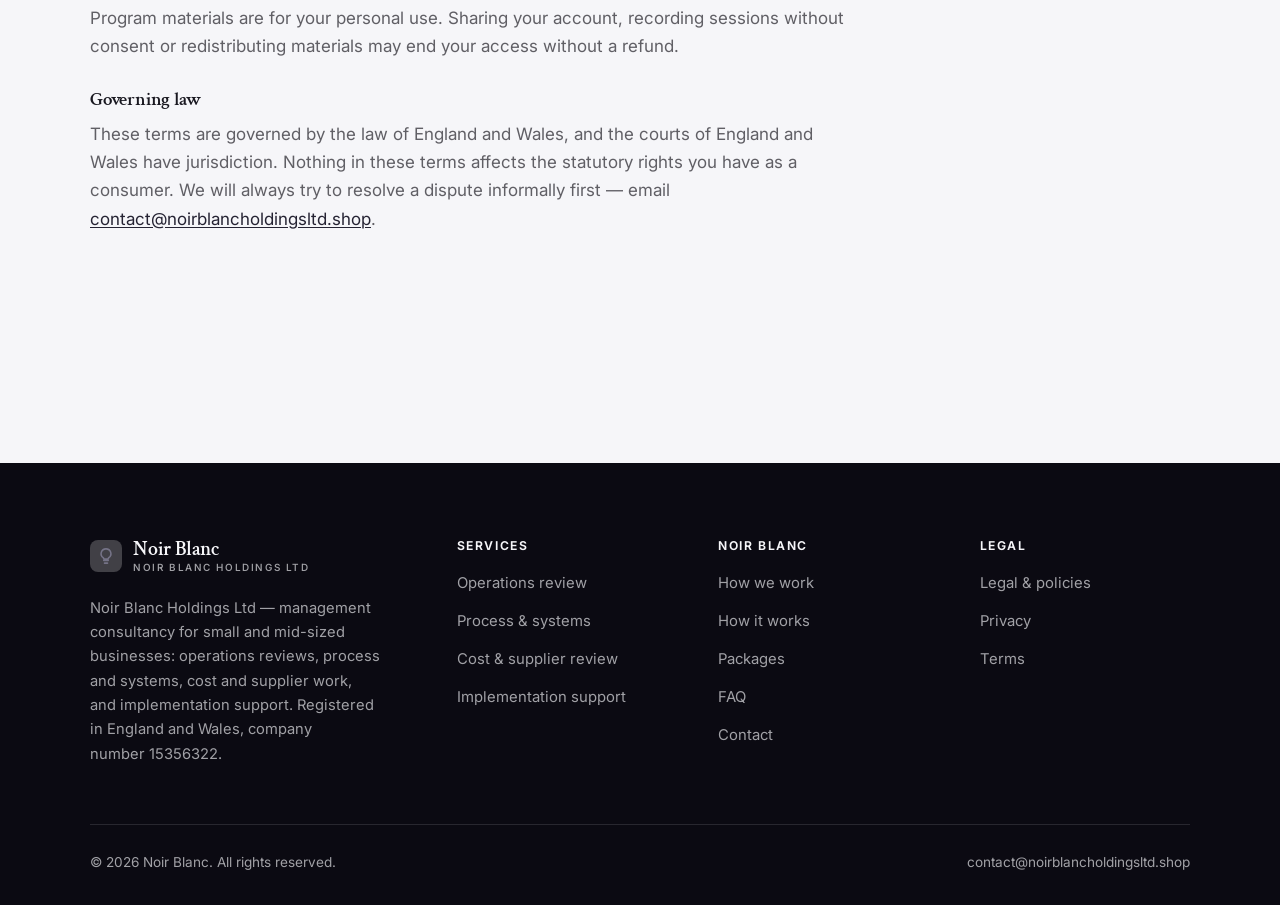
<file: legal.html>
<!DOCTYPE html>
<html lang="en" class="no-js">
<head>
<meta charset="utf-8">
<meta name="viewport" content="width=device-width, initial-scale=1">
<title>Legal, privacy and terms — Noir Blanc</title>
<meta name="description" content="Business information, privacy policy and terms of service for Noir Blanc.">
<meta name="robots" content="noindex">

<meta property="og:type" content="website">
<meta property="og:url" content="https://noirblancholdingsltd.shop/legal.html">
<meta property="og:site_name" content="Noir Blanc">
<meta property="og:locale" content="en_US">
<meta property="og:title" content="Legal, privacy and terms — Noir Blanc">
<meta property="og:description" content="Business information, privacy policy and terms of service for Noir Blanc.">
<meta name="theme-color" content="#0b0a12">

<link rel="icon" href="assets/img/favicon.svg" type="image/svg+xml">
<link rel="preconnect" href="https://fonts.googleapis.com">
<link rel="preconnect" href="https://fonts.gstatic.com" crossorigin>
<link rel="stylesheet" href="https://fonts.googleapis.com/css2?family=Crimson+Text:wght@400;600;700&family=Inter:wght@400..700&display=swap">
<link rel="stylesheet" href="assets/css/style.css">

<!-- Thème appliqué avant le premier rendu (évite le flash) -->
<script>
document.documentElement.classList.remove('no-js');
(function(){try{var t=localStorage.getItem('site-theme');if(t){document.documentElement.setAttribute('data-theme',t);}}catch(e){}})();
</script>
</head>

<body>
<a class="skip-link" href="#main">Skip to main content</a>

<header class="site-header">
  <nav class="wrap nav" aria-label="Main navigation">
    <a class="brand" href="index.html">
      <svg class="brand__mark" viewBox="0 0 64 64" aria-hidden="true">
        <rect class="bm-bg" width="64" height="64" rx="16"/>
        <g class="bm-ic" transform="translate(14 14) scale(1.5)" fill="none" stroke-width="2.1" stroke-linecap="round" stroke-linejoin="round"><path d="M9 18h6M10 21.5h4M12 2.5a6.5 6.5 0 0 0-3.8 11.8c.5.4.8 1 .8 1.6V16h6v-.1c0-.6.3-1.2.8-1.6A6.5 6.5 0 0 0 12 2.5z"/></g>
      </svg>
      <span>Noir Blanc<span class="brand__sub">Noir Blanc Holdings Ltd</span></span>
    </a>

    <ul class="nav__links" id="nav-links">
      <li><a href="index.html">Home</a></li>
      <li><a href="programs.html">Services</a></li>
      <li><a href="index.html#pricing">Packages</a></li>
      <li><a href="about.html">How we work</a></li>
      <li><a href="contact.html">Contact</a></li>
      <li><a class="btn btn--primary" href="contact.html">Free first call</a></li>
    </ul>

    <div class="nav__cta">
      <button class="theme-toggle" type="button" aria-label="Switch to dark theme">
        <svg class="icon-sun" viewBox="0 0 24 24" fill="none" stroke="currentColor" stroke-width="1.8" stroke-linecap="round" aria-hidden="true"><circle cx="12" cy="12" r="4"/><path d="M12 2v2m0 16v2M2 12h2m16 0h2M4.9 4.9l1.4 1.4m11.4 11.4 1.4 1.4M19.1 4.9l-1.4 1.4M6.3 17.7l-1.4 1.4"/></svg>
        <svg class="icon-moon" viewBox="0 0 24 24" fill="none" stroke="currentColor" stroke-width="1.8" stroke-linecap="round" stroke-linejoin="round" aria-hidden="true"><path d="M21 12.8A9 9 0 1 1 11.2 3a7 7 0 0 0 9.8 9.8z"/></svg>
      </button>
      <a class="btn btn--primary" href="contact.html">Free first call</a>
      <button class="nav__toggle" type="button" aria-expanded="false" aria-controls="nav-links" aria-label="Open menu">
        <svg class="icon-open" viewBox="0 0 24 24" fill="none" stroke="currentColor" stroke-width="2" stroke-linecap="round" aria-hidden="true"><path d="M3 6h18M3 12h18M3 18h18"/></svg>
        <svg class="icon-close" viewBox="0 0 24 24" fill="none" stroke="currentColor" stroke-width="2" stroke-linecap="round" aria-hidden="true"><path d="M6 6l12 12M18 6L6 18"/></svg>
      </button>
    </div>
  </nav>
</header>

<main id="main">

<section class="page-head">
  <div class="wrap">
    <nav class="breadcrumb" aria-label="Breadcrumb">
      <a href="index.html">Home</a><span>/</span><span aria-current="page">Legal &amp; policies</span>
    </nav>
    <h1>Legal, privacy and terms</h1>
    <p>Last updated: <time datetime="2026-10-14">October 14, 2026</time></p>
  </div>
</section>

<section class="section wrap">
  <div class="prose">

    <!--
      TO DO: this is a skeleton, not legal advice. Replace every [BRACKET] with
      your real details before selling, and have a lawyer review it if you can.
      Consumer protection rules differ by state.
    -->

    <h2 id="business">Business information</h2>
    <p>
      noirblancholdingsltd.shop is operated by <strong>Noir Blanc Holdings Ltd</strong>, a private limited
      company registered in England and Wales, company number 15356322.
    </p>
    <ul>
      <li>Registered office: Unit 1 Acorn Business Park, Moss Road, Grimsby, North East Lincolnshire, England, DN32 0LW</li>
      <li>Email: <a href="mailto:contact@noirblancholdingsltd.shop">contact@noirblancholdingsltd.shop</a></li>
      <li>VAT number: [VAT NUMBER, IF REGISTERED]</li>
    </ul>

    <h3>Hosting</h3>
    <p>
      This site is hosted by <strong>GitHub Pages</strong> (GitHub, Inc., 88 Colin P. Kelly Jr. Street,
      San Francisco, CA 94107). The domain is registered through Namecheap, Inc.
    </p>

    <h3>Intellectual property</h3>
    <p>
      All content on this site — text, illustrations, branding and coaching materials — is protected by
      copyright. You may not reproduce or redistribute it without written permission. Work you create during
      the program stays yours.
    </p>

    <h2 id="privacy">Privacy policy</h2>
    <p>
      We collect the minimum needed to answer you and deliver the coaching. We never sell your personal
      information, and we do not share it for cross-context behavioral advertising.
    </p>
    <h3>What we collect</h3>
    <ul>
      <li><strong>Contact form</strong>: name, email address, the program and level you select, and your message.</li>
      <li><strong>Clients</strong>: the work and recordings you send, written exchanges, and session history.</li>
      <li><strong>No analytics or advertising cookies</strong> are set by this site.</li>
    </ul>
    <p>
      The only thing stored in your browser is a display preference (light or dark theme). It never reaches us.
    </p>
    <h3>Why we keep it, and for how long</h3>
    <ul>
      <li>Replying to an inquiry: kept for 12 months.</li>
      <li>Delivering coaching: kept for the length of the engagement, then 3 years.</li>
      <li>Tax and accounting records: kept as long as the law requires, generally 7 years.</li>
    </ul>
    <h3>Service providers</h3>
    <p>
      Form submissions may be processed by <strong>[FORM PROVIDER, e.g. Formspree]</strong> and payments by
      <strong>[PAYMENT PROVIDER, e.g. Stripe]</strong>. Our host keeps technical logs for security. These
      providers only process data on our behalf.
    </p>
    <h3>Your rights</h3>
    <p>
      Under UK data protection law you can ask what personal data we hold about you, have it corrected or
      erased, object to how we use it, restrict our use of it, and ask for a copy. Email
      <a href="mailto:contact@noirblancholdingsltd.shop">contact@noirblancholdingsltd.shop</a> and we will respond within one month. If you are not satisfied with
      our response you can complain to the Information Commissioner's Office at ico.org.uk.
    </p>
    <h3>Children</h3>
    <p>
      This service is intended for adults. We do not knowingly collect information from children under 13.
    </p>

    <h2 id="terms">Terms of service</h2>
    <h3>What we provide</h3>
    <p>
      Noir Blanc provides management consultancy services provided by Noir Blanc Holdings Ltd, a private limited company registered in England and Wales under company number 15356322 (previously registered as Black Noir Holdings Ltd until 3 June 2024). The company provides operational and management consultancy only. It is not authorised or regulated by the Financial Conduct Authority and provides no financial management consultancy, investment advice, corporate finance, fundraising or regulated financial service. It is not a law firm and gives no legal advice on contracts, employment matters, disputes or regulatory obligations, and it is not a firm of accountants or auditors; where a question is legal, tax, financial or regulatory the client is referred to a qualified professional. Recommendations are based on the information and access provided by the client, who remains responsible for all decisions taken and for implementing them; no improvement in revenue, margin, cost or performance is promised or guaranteed. Services are described on the
      <a href="programs.html">Services</a> page. No physical goods are sold or shipped through this site.
    </p>
    <h3>Quotes and payment</h3>
    <p>
      Work is quoted in advance in writing, and nothing is charged until a quote is accepted. Payment terms,
      deposits and any retainer are set out in the quote or written agreement for that engagement. Prices are in
      US dollars and applicable sales tax, if any, is added. There is no subscription and no recurring charge.
    </p>
    <h3>Scheduling and cancellation</h3>
    <p>
      Either party may cancel scheduled work on the notice set out in the written agreement for that engagement.
      Work already performed, and expenses already committed on your behalf, remain payable.
    </p>
    <h3>Your responsibilities</h3>
    <p>
      You agree to give accurate information and timely access to whatever the work requires, and to hold any
      permits, insurance or approvals that your own situation requires.
    </p>

    <h3>No guarantees</h3>
    <p>
      Coaching depends heavily on the work you put in. We do not promise any specific result
      about savings, margin improvement or business performance. Services are provided on an "as is" basis, and our total
      liability is limited to the amount you paid us in the three months before the claim.
    </p>
    <h3>Acceptable use</h3>
    <p>
      Program materials are for your personal use. Sharing your account, recording sessions without consent
      or redistributing materials may end your access without a refund.
    </p>
    <h3>Governing law</h3>
    <p>
      These terms are governed by the law of England and Wales, and the courts of England and Wales have
      jurisdiction. Nothing in these terms affects the statutory rights you have as a consumer. We will always
      try to resolve a dispute informally first — email <a href="mailto:contact@noirblancholdingsltd.shop">contact@noirblancholdingsltd.shop</a>.
    </p>

  </div>
</section>

</main>

<footer class="site-footer">
  <div class="wrap">
    <div class="footer__grid">
      <div class="footer__brand">
        <a class="brand" href="index.html">
          <svg class="brand__mark" viewBox="0 0 64 64" aria-hidden="true">
        <rect class="bm-bg" width="64" height="64" rx="16"/>
        <g class="bm-ic" transform="translate(14 14) scale(1.5)" fill="none" stroke-width="2.1" stroke-linecap="round" stroke-linejoin="round"><path d="M9 18h6M10 21.5h4M12 2.5a6.5 6.5 0 0 0-3.8 11.8c.5.4.8 1 .8 1.6V16h6v-.1c0-.6.3-1.2.8-1.6A6.5 6.5 0 0 0 12 2.5z"/></g>
      </svg>
          <span>Noir Blanc<span class="brand__sub">Noir Blanc Holdings Ltd</span></span>
        </a>
        <p>Noir Blanc Holdings Ltd — management consultancy for small and mid-sized businesses: operations reviews, process and systems, cost and supplier work, and implementation support. Registered in England and Wales, company number 15356322.</p>
      </div>

      <div class="footer__col">
        <h4>Services</h4>
        <ul>
          <li><a href="programs.html#review">Operations review</a></li>
          <li><a href="programs.html#process">Process &amp; systems</a></li>
          <li><a href="programs.html#cost">Cost &amp; supplier review</a></li>
          <li><a href="programs.html#implement">Implementation support</a></li>
        </ul>
      </div>

      <div class="footer__col">
        <h4>Noir Blanc</h4>
        <ul>
          <li><a href="about.html">How we work</a></li>
          <li><a href="index.html#how-it-works">How it works</a></li>
          <li><a href="index.html#pricing">Packages</a></li>
          <li><a href="index.html#faq">FAQ</a></li>
          <li><a href="contact.html">Contact</a></li>
        </ul>
      </div>

      <div class="footer__col">
        <h4>Legal</h4>
        <ul>
          <li><a href="legal.html">Legal &amp; policies</a></li>
          <li><a href="legal.html#privacy">Privacy</a></li>
          <li><a href="legal.html#terms">Terms</a></li>
        </ul>
      </div>
    </div>

    <div class="footer__bottom">
      <p>© <span data-year>2026</span> Noir Blanc. All rights reserved.</p>
      <p><a href="mailto:contact@noirblancholdingsltd.shop">contact@noirblancholdingsltd.shop</a></p>
    </div>
  </div>
</footer>

<script src="assets/js/main.js" defer></script>
</body>
</html>
</file>
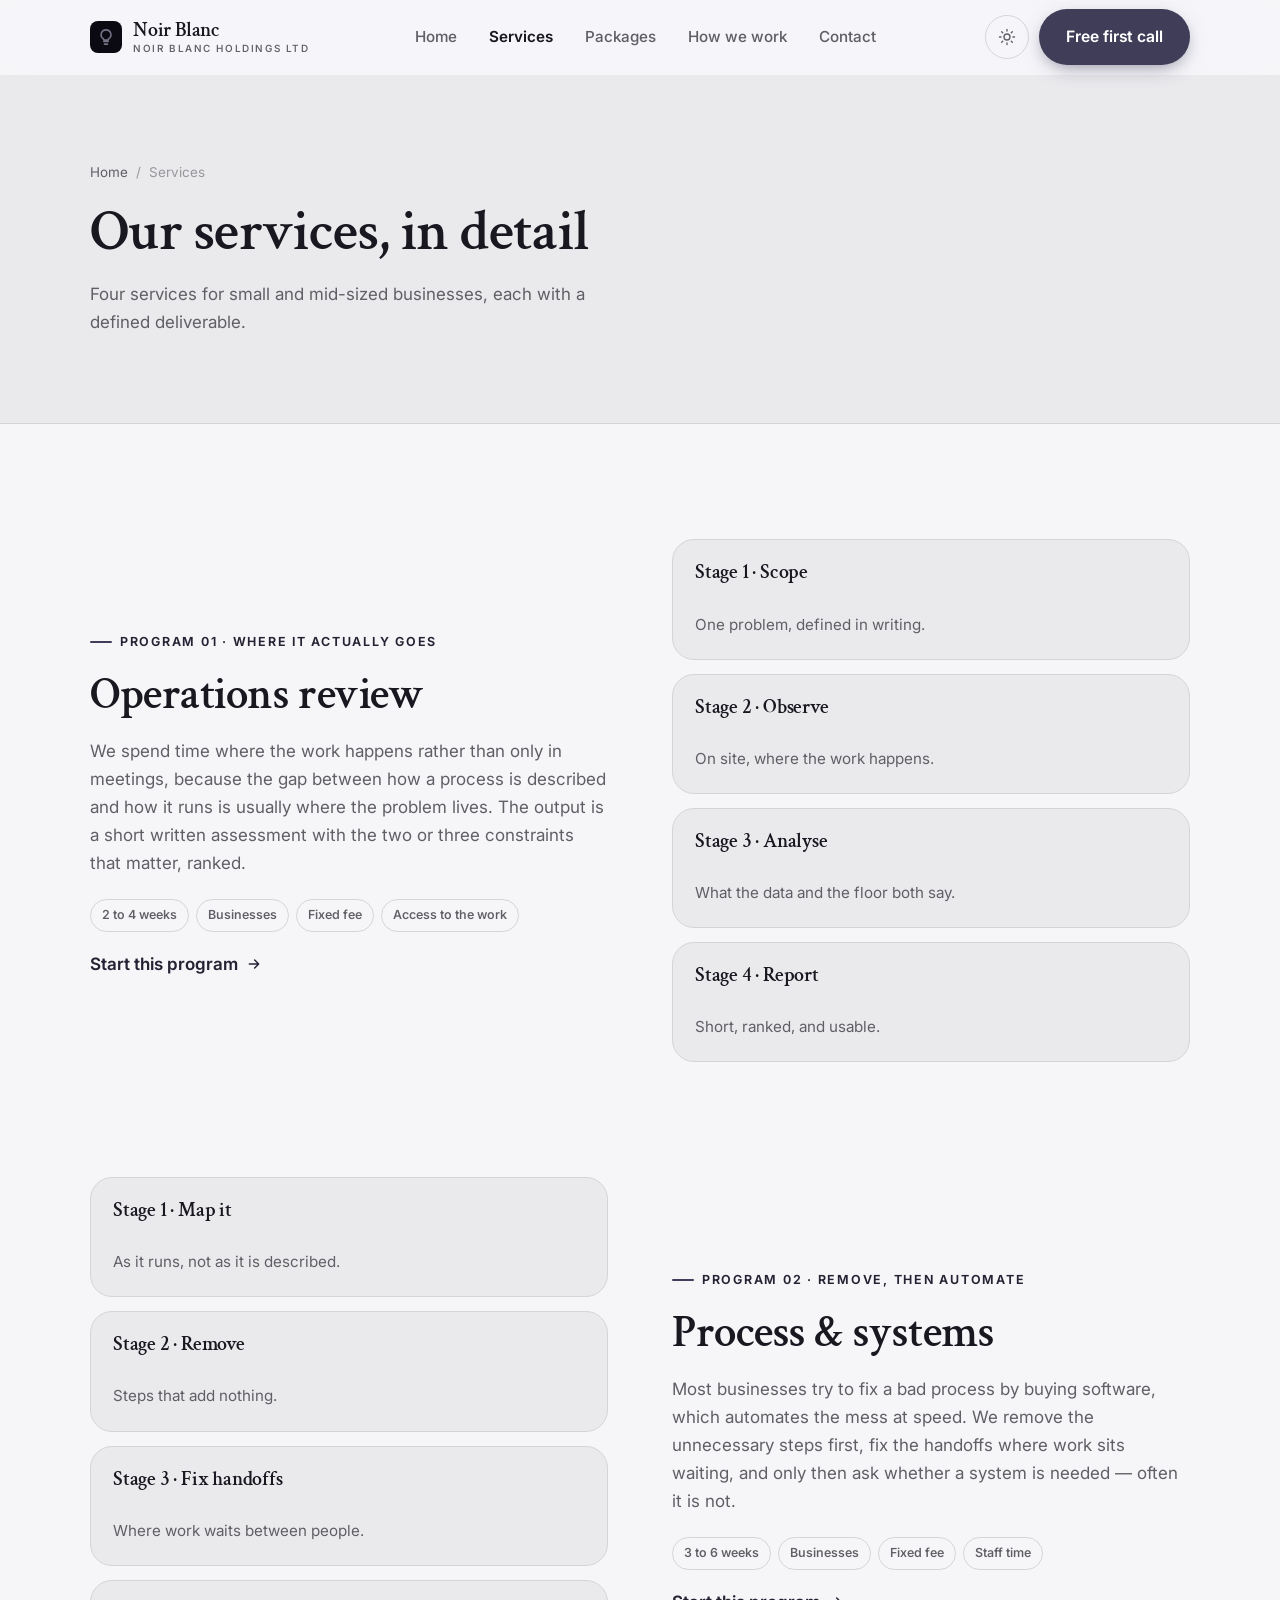
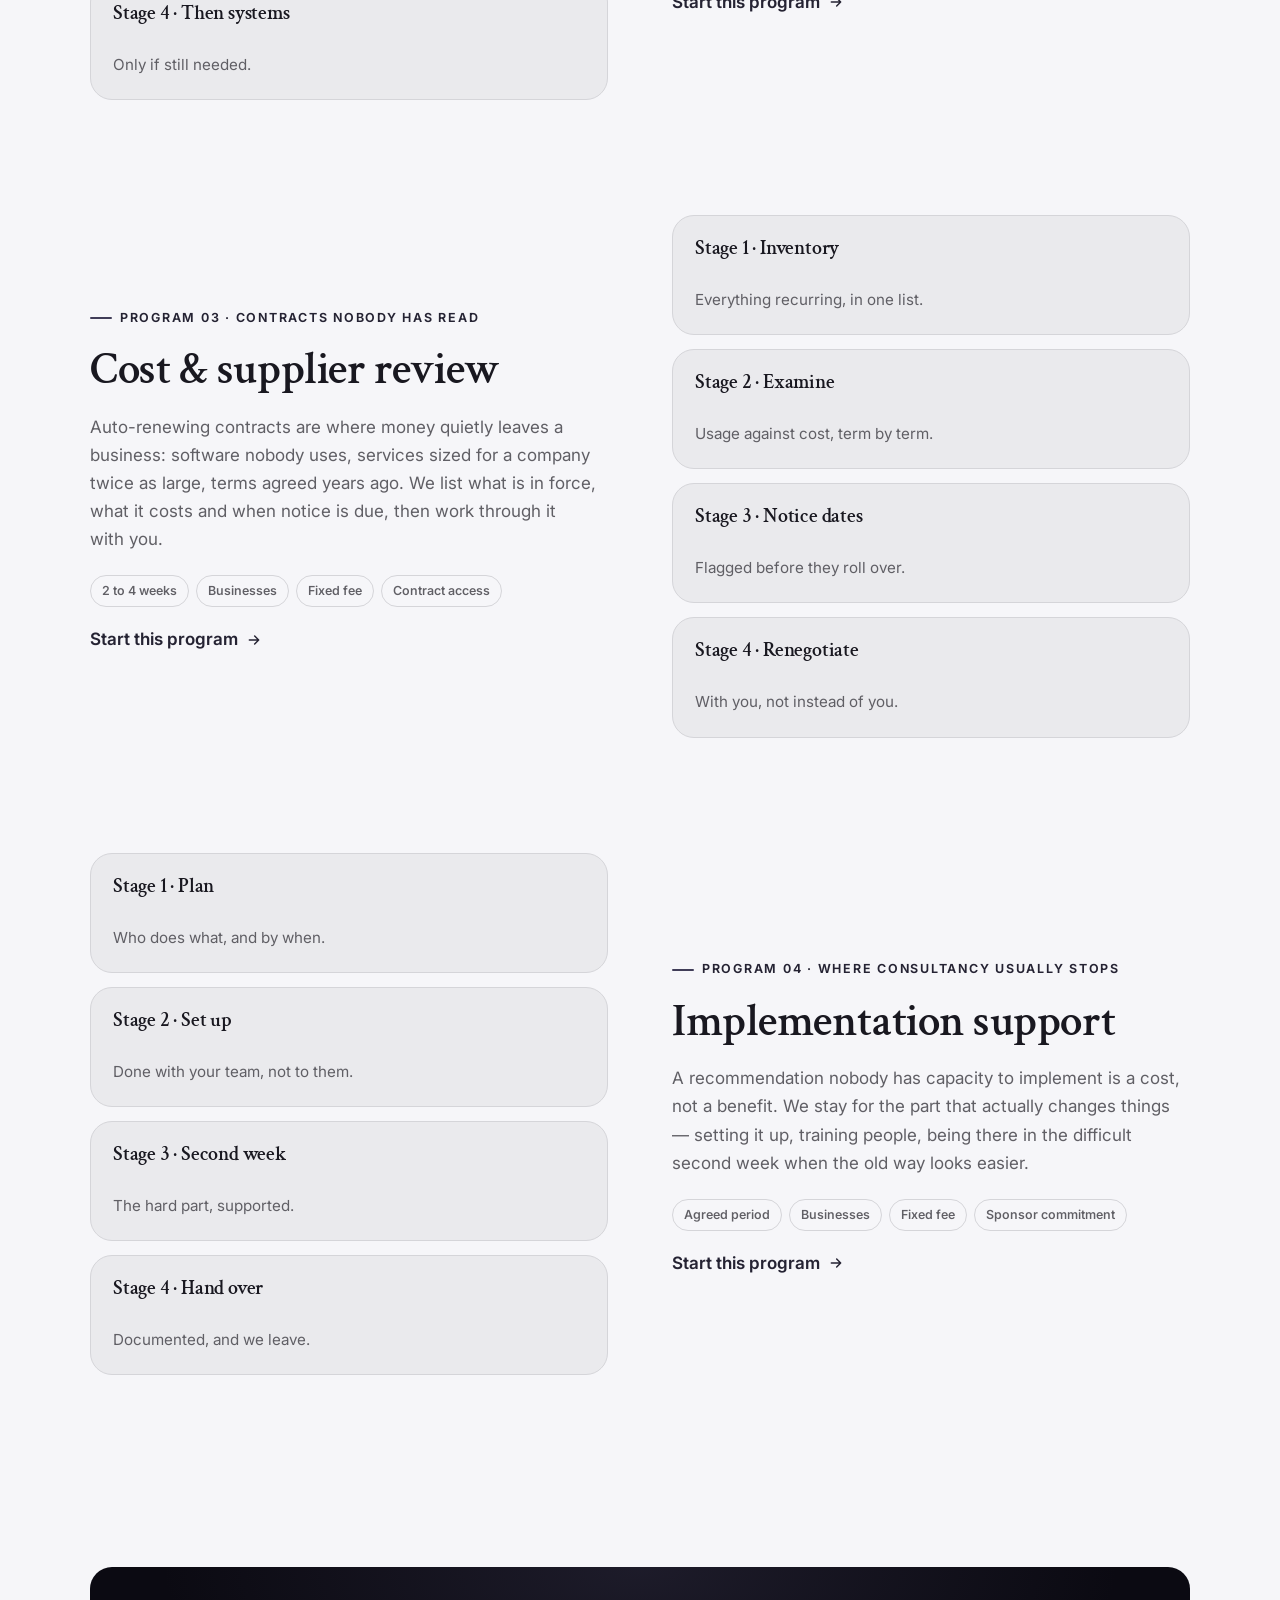
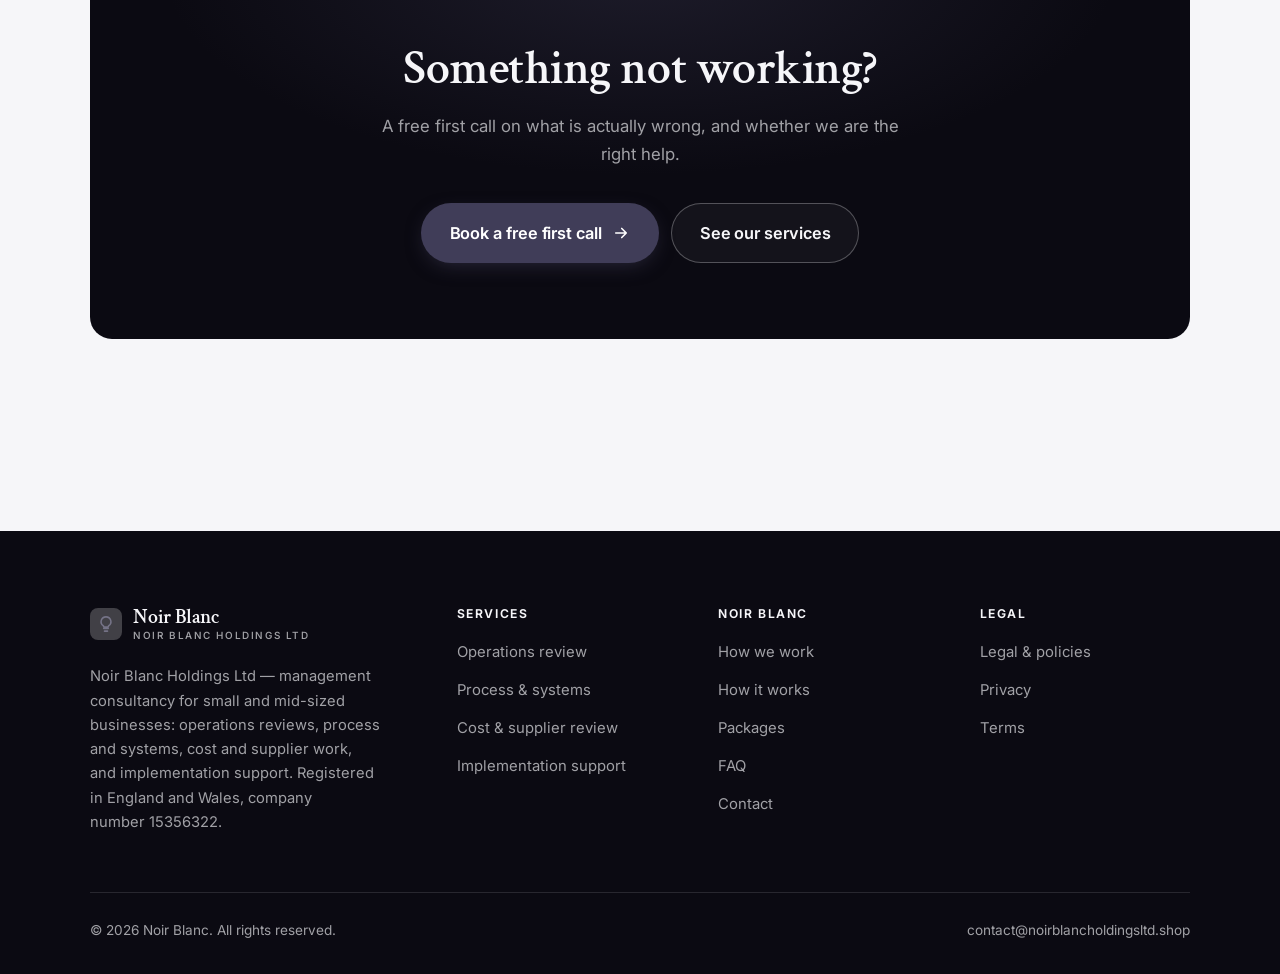
<file: programs.html>
<!DOCTYPE html>
<html lang="en" class="no-js">
<head>
<meta charset="utf-8">
<meta name="viewport" content="width=device-width, initial-scale=1">
<title>Services — Noir Blanc</title>
<meta name="description" content="Services of Noir Blanc Holdings Ltd: operations review, process and systems, cost and supplier review, and implementation support.">
<link rel="canonical" href="https://noirblancholdingsltd.shop/programs.html">

<meta property="og:type" content="website">
<meta property="og:url" content="https://noirblancholdingsltd.shop/programs.html">
<meta property="og:site_name" content="Noir Blanc">
<meta property="og:locale" content="en_US">
<meta property="og:title" content="Services — Noir Blanc">
<meta property="og:description" content="Services of Noir Blanc Holdings Ltd: operations review, process and systems, cost and supplier review, and implementation support.">
<meta name="theme-color" content="#0b0a12">

<link rel="icon" href="assets/img/favicon.svg" type="image/svg+xml">
<link rel="preconnect" href="https://fonts.googleapis.com">
<link rel="preconnect" href="https://fonts.gstatic.com" crossorigin>
<link rel="stylesheet" href="https://fonts.googleapis.com/css2?family=Crimson+Text:wght@400;600;700&family=Inter:wght@400..700&display=swap">
<link rel="stylesheet" href="assets/css/style.css">

<!-- Thème appliqué avant le premier rendu (évite le flash) -->
<script>
document.documentElement.classList.remove('no-js');
(function(){try{var t=localStorage.getItem('site-theme');if(t){document.documentElement.setAttribute('data-theme',t);}}catch(e){}})();
</script>
</head>

<body>
<a class="skip-link" href="#main">Skip to main content</a>

<header class="site-header">
  <nav class="wrap nav" aria-label="Main navigation">
    <a class="brand" href="index.html">
      <svg class="brand__mark" viewBox="0 0 64 64" aria-hidden="true">
        <rect class="bm-bg" width="64" height="64" rx="16"/>
        <g class="bm-ic" transform="translate(14 14) scale(1.5)" fill="none" stroke-width="2.1" stroke-linecap="round" stroke-linejoin="round"><path d="M9 18h6M10 21.5h4M12 2.5a6.5 6.5 0 0 0-3.8 11.8c.5.4.8 1 .8 1.6V16h6v-.1c0-.6.3-1.2.8-1.6A6.5 6.5 0 0 0 12 2.5z"/></g>
      </svg>
      <span>Noir Blanc<span class="brand__sub">Noir Blanc Holdings Ltd</span></span>
    </a>

    <ul class="nav__links" id="nav-links">
      <li><a href="index.html">Home</a></li>
      <li><a href="programs.html" aria-current="page">Services</a></li>
      <li><a href="index.html#pricing">Packages</a></li>
      <li><a href="about.html">How we work</a></li>
      <li><a href="contact.html">Contact</a></li>
      <li><a class="btn btn--primary" href="contact.html">Free first call</a></li>
    </ul>

    <div class="nav__cta">
      <button class="theme-toggle" type="button" aria-label="Switch to dark theme">
        <svg class="icon-sun" viewBox="0 0 24 24" fill="none" stroke="currentColor" stroke-width="1.8" stroke-linecap="round" aria-hidden="true"><circle cx="12" cy="12" r="4"/><path d="M12 2v2m0 16v2M2 12h2m16 0h2M4.9 4.9l1.4 1.4m11.4 11.4 1.4 1.4M19.1 4.9l-1.4 1.4M6.3 17.7l-1.4 1.4"/></svg>
        <svg class="icon-moon" viewBox="0 0 24 24" fill="none" stroke="currentColor" stroke-width="1.8" stroke-linecap="round" stroke-linejoin="round" aria-hidden="true"><path d="M21 12.8A9 9 0 1 1 11.2 3a7 7 0 0 0 9.8 9.8z"/></svg>
      </button>
      <a class="btn btn--primary" href="contact.html">Free first call</a>
      <button class="nav__toggle" type="button" aria-expanded="false" aria-controls="nav-links" aria-label="Open menu">
        <svg class="icon-open" viewBox="0 0 24 24" fill="none" stroke="currentColor" stroke-width="2" stroke-linecap="round" aria-hidden="true"><path d="M3 6h18M3 12h18M3 18h18"/></svg>
        <svg class="icon-close" viewBox="0 0 24 24" fill="none" stroke="currentColor" stroke-width="2" stroke-linecap="round" aria-hidden="true"><path d="M6 6l12 12M18 6L6 18"/></svg>
      </button>
    </div>
  </nav>
</header>

<main id="main">

<section class="page-head">
  <div class="wrap">
    <nav class="breadcrumb" aria-label="Breadcrumb">
      <a href="index.html">Home</a><span>/</span><span aria-current="page">Services</span>
    </nav>
    <h1>Our services, in detail</h1>
    <p>Four services for small and mid-sized businesses, each with a defined deliverable.</p>
  </div>
</section>

<section class="section wrap" id="review">
  <div class="split reveal">
    <div>
      <span class="eyebrow">Program 01 · Where it actually goes</span>
      <h2>Operations review</h2>
      <p>We spend time where the work happens rather than only in meetings, because the gap between how a process is described and how it runs is usually where the problem lives. The output is a short written assessment with the two or three constraints that matter, ranked.</p>
      <ul class="tags"><li>2 to 4 weeks</li><li>Businesses</li><li>Fixed fee</li><li>Access to the work</li></ul>
      <p><a class="arrow-link" href="contact.html">Start this program <svg viewBox="0 0 24 24" fill="none" stroke="currentColor" stroke-width="2.2" stroke-linecap="round" stroke-linejoin="round" aria-hidden="true"><path d="M5 12h14M13 6l6 6-6 6"/></svg></a></p>
    </div>
    <div class="grid grid--2 grid--tight">
      <article class="card card--sm">
        <h3>Stage 1 · Scope</h3>
        <p>One problem, defined in writing.</p>
      </article>
      <article class="card card--sm">
        <h3>Stage 2 · Observe</h3>
        <p>On site, where the work happens.</p>
      </article>
      <article class="card card--sm">
        <h3>Stage 3 · Analyse</h3>
        <p>What the data and the floor both say.</p>
      </article>
      <article class="card card--sm">
        <h3>Stage 4 · Report</h3>
        <p>Short, ranked, and usable.</p>
      </article>
    </div>
  </div>
</section>

<section class="section section--flush wrap" id="process">
  <div class="split reveal">
    <div class="grid grid--2 grid--tight">
      <article class="card card--sm">
        <h3>Stage 1 · Map it</h3>
        <p>As it runs, not as it is described.</p>
      </article>
      <article class="card card--sm">
        <h3>Stage 2 · Remove</h3>
        <p>Steps that add nothing.</p>
      </article>
      <article class="card card--sm">
        <h3>Stage 3 · Fix handoffs</h3>
        <p>Where work waits between people.</p>
      </article>
      <article class="card card--sm">
        <h3>Stage 4 · Then systems</h3>
        <p>Only if still needed.</p>
      </article>
    </div>
    <div>
      <span class="eyebrow">Program 02 · Remove, then automate</span>
      <h2>Process &amp; systems</h2>
      <p>Most businesses try to fix a bad process by buying software, which automates the mess at speed. We remove the unnecessary steps first, fix the handoffs where work sits waiting, and only then ask whether a system is needed — often it is not.</p>
      <ul class="tags"><li>3 to 6 weeks</li><li>Businesses</li><li>Fixed fee</li><li>Staff time</li></ul>
      <p><a class="arrow-link" href="contact.html">Start this program <svg viewBox="0 0 24 24" fill="none" stroke="currentColor" stroke-width="2.2" stroke-linecap="round" stroke-linejoin="round" aria-hidden="true"><path d="M5 12h14M13 6l6 6-6 6"/></svg></a></p>
    </div>
  </div>
</section>

<section class="section section--flush wrap" id="cost">
  <div class="split reveal">
    <div>
      <span class="eyebrow">Program 03 · Contracts nobody has read</span>
      <h2>Cost &amp; supplier review</h2>
      <p>Auto-renewing contracts are where money quietly leaves a business: software nobody uses, services sized for a company twice as large, terms agreed years ago. We list what is in force, what it costs and when notice is due, then work through it with you.</p>
      <ul class="tags"><li>2 to 4 weeks</li><li>Businesses</li><li>Fixed fee</li><li>Contract access</li></ul>
      <p><a class="arrow-link" href="contact.html">Start this program <svg viewBox="0 0 24 24" fill="none" stroke="currentColor" stroke-width="2.2" stroke-linecap="round" stroke-linejoin="round" aria-hidden="true"><path d="M5 12h14M13 6l6 6-6 6"/></svg></a></p>
    </div>
    <div class="grid grid--2 grid--tight">
      <article class="card card--sm">
        <h3>Stage 1 · Inventory</h3>
        <p>Everything recurring, in one list.</p>
      </article>
      <article class="card card--sm">
        <h3>Stage 2 · Examine</h3>
        <p>Usage against cost, term by term.</p>
      </article>
      <article class="card card--sm">
        <h3>Stage 3 · Notice dates</h3>
        <p>Flagged before they roll over.</p>
      </article>
      <article class="card card--sm">
        <h3>Stage 4 · Renegotiate</h3>
        <p>With you, not instead of you.</p>
      </article>
    </div>
  </div>
</section>

<section class="section section--flush wrap" id="implement">
  <div class="split reveal">
    <div class="grid grid--2 grid--tight">
      <article class="card card--sm">
        <h3>Stage 1 · Plan</h3>
        <p>Who does what, and by when.</p>
      </article>
      <article class="card card--sm">
        <h3>Stage 2 · Set up</h3>
        <p>Done with your team, not to them.</p>
      </article>
      <article class="card card--sm">
        <h3>Stage 3 · Second week</h3>
        <p>The hard part, supported.</p>
      </article>
      <article class="card card--sm">
        <h3>Stage 4 · Hand over</h3>
        <p>Documented, and we leave.</p>
      </article>
    </div>
    <div>
      <span class="eyebrow">Program 04 · Where consultancy usually stops</span>
      <h2>Implementation support</h2>
      <p>A recommendation nobody has capacity to implement is a cost, not a benefit. We stay for the part that actually changes things — setting it up, training people, being there in the difficult second week when the old way looks easier.</p>
      <ul class="tags"><li>Agreed period</li><li>Businesses</li><li>Fixed fee</li><li>Sponsor commitment</li></ul>
      <p><a class="arrow-link" href="contact.html">Start this program <svg viewBox="0 0 24 24" fill="none" stroke="currentColor" stroke-width="2.2" stroke-linecap="round" stroke-linejoin="round" aria-hidden="true"><path d="M5 12h14M13 6l6 6-6 6"/></svg></a></p>
    </div>
  </div>
</section>

<section class="wrap section--tight">
  <div class="cta-band reveal">
    <h2>Something not working?</h2>
    <p>A free first call on what is actually wrong, and whether we are the right help.</p>
    <div class="hero__actions">
      <a class="btn btn--primary btn--lg" href="contact.html">Book a free first call <svg viewBox="0 0 24 24" fill="none" stroke="currentColor" stroke-width="2.2" stroke-linecap="round" stroke-linejoin="round" aria-hidden="true"><path d="M5 12h14M13 6l6 6-6 6"/></svg></a>
      <a class="btn btn--on-dark btn--lg" href="programs.html">See our services</a>
    </div>
  </div>
</section>

</main>

<footer class="site-footer">
  <div class="wrap">
    <div class="footer__grid">
      <div class="footer__brand">
        <a class="brand" href="index.html">
          <svg class="brand__mark" viewBox="0 0 64 64" aria-hidden="true">
        <rect class="bm-bg" width="64" height="64" rx="16"/>
        <g class="bm-ic" transform="translate(14 14) scale(1.5)" fill="none" stroke-width="2.1" stroke-linecap="round" stroke-linejoin="round"><path d="M9 18h6M10 21.5h4M12 2.5a6.5 6.5 0 0 0-3.8 11.8c.5.4.8 1 .8 1.6V16h6v-.1c0-.6.3-1.2.8-1.6A6.5 6.5 0 0 0 12 2.5z"/></g>
      </svg>
          <span>Noir Blanc<span class="brand__sub">Noir Blanc Holdings Ltd</span></span>
        </a>
        <p>Noir Blanc Holdings Ltd — management consultancy for small and mid-sized businesses: operations reviews, process and systems, cost and supplier work, and implementation support. Registered in England and Wales, company number 15356322.</p>
      </div>

      <div class="footer__col">
        <h4>Services</h4>
        <ul>
          <li><a href="programs.html#review">Operations review</a></li>
          <li><a href="programs.html#process">Process &amp; systems</a></li>
          <li><a href="programs.html#cost">Cost &amp; supplier review</a></li>
          <li><a href="programs.html#implement">Implementation support</a></li>
        </ul>
      </div>

      <div class="footer__col">
        <h4>Noir Blanc</h4>
        <ul>
          <li><a href="about.html">How we work</a></li>
          <li><a href="index.html#how-it-works">How it works</a></li>
          <li><a href="index.html#pricing">Packages</a></li>
          <li><a href="index.html#faq">FAQ</a></li>
          <li><a href="contact.html">Contact</a></li>
        </ul>
      </div>

      <div class="footer__col">
        <h4>Legal</h4>
        <ul>
          <li><a href="legal.html">Legal &amp; policies</a></li>
          <li><a href="legal.html#privacy">Privacy</a></li>
          <li><a href="legal.html#terms">Terms</a></li>
        </ul>
      </div>
    </div>

    <div class="footer__bottom">
      <p>© <span data-year>2026</span> Noir Blanc. All rights reserved.</p>
      <p><a href="mailto:contact@noirblancholdingsltd.shop">contact@noirblancholdingsltd.shop</a></p>
    </div>
  </div>
</footer>

<script src="assets/js/main.js" defer></script>
</body>
</html>
</file>
<file: assets/css/style.css>
/* Noir Blanc — couleurs et polices de la marque.
   Modifier ces valeurs suffit à changer l'identité visuelle de tout le site. */
:root {
  --c-accent:    #403d58;
  --c-on-accent: #ffffff;
  --c-ink:       #0b0a12;
  --c-paper:     #f6f6f9;

  --accent-ink-light: color-mix(in srgb, var(--c-accent) 58%, black);
  --accent-on-dark:   color-mix(in srgb, var(--c-accent) 72%, white);

  --font-display: "Crimson Text", Georgia, "Times New Roman", serif;
  --font-body: "Inter", system-ui, -apple-system, "Segoe UI", sans-serif;
  --display-weight: 600;
  --display-tracking: -.01em;
}

/* ==========================================================================
   Feuille de style commune aux sites de coaching
   Les couleurs de marque (--c-accent, --c-on-accent, --c-ink, --c-paper) et
   les polices sont définies juste au-dessus, par site. Tout le reste en dérive.
   ========================================================================== */

/* --------------------------------------------------------------------------
   1. Tokens dérivés
   -------------------------------------------------------------------------- */

:root {
  /* Thème clair */
  --paper:      var(--c-paper);
  --paper-2:    color-mix(in srgb, var(--c-paper) 95%, var(--c-ink));
  --paper-3:    color-mix(in srgb, var(--c-paper) 89%, var(--c-ink));
  --line:       color-mix(in srgb, var(--c-paper) 86%, var(--c-ink));
  --text:       color-mix(in srgb, var(--c-ink) 94%, var(--c-paper));
  --muted:      color-mix(in srgb, var(--c-ink) 64%, var(--c-paper));
  --accent:     var(--c-accent);
  --accent-600: color-mix(in srgb, var(--c-accent) 86%, black);
  --accent-ink: var(--accent-ink-light);
  --on-accent:  var(--c-on-accent);
  --ink:        var(--c-ink);
  --ink-soft:   color-mix(in srgb, var(--c-ink) 90%, white);
  --on-ink:     var(--c-paper);
  --on-ink-mut: color-mix(in srgb, var(--c-paper) 64%, var(--c-ink));
  --brand-bg:   var(--c-ink);

  /* Rayons */
  --r-sm: 8px;
  --r-md: 14px;
  --r-lg: 22px;
  --r-full: 999px;

  /* Ombres */
  --sh-1: 0 1px 2px rgba(0, 0, 0, .05), 0 2px 8px rgba(0, 0, 0, .04);
  --sh-2: 0 2px 4px rgba(0, 0, 0, .05), 0 12px 32px rgba(0, 0, 0, .09);
  --sh-3: 0 4px 8px rgba(0, 0, 0, .06), 0 24px 56px rgba(0, 0, 0, .14);

  /* Rythme */
  --gutter: clamp(16px, 4vw, 40px);
  --maxw: 1180px;
  --section-y: clamp(64px, 9vw, 124px);

  --ease: cubic-bezier(.22, .61, .36, 1);
}

/* Thème sombre — suit le système, sauf si l'utilisateur a choisi « clair » */
@media (prefers-color-scheme: dark) {
  :root:not([data-theme="light"]) {
    --paper:      var(--c-ink);
    --paper-2:    color-mix(in srgb, var(--c-ink) 92%, white);
    --paper-3:    color-mix(in srgb, var(--c-ink) 86%, white);
    --line:       color-mix(in srgb, var(--c-ink) 80%, white);
    --text:       color-mix(in srgb, var(--c-paper) 94%, var(--c-ink));
    --muted:      color-mix(in srgb, var(--c-paper) 66%, var(--c-ink));
    --accent-ink: var(--accent-on-dark);
    --ink:        color-mix(in srgb, var(--c-ink) 72%, black);
    --brand-bg:   color-mix(in srgb, var(--c-ink) 80%, white);
    --sh-1: 0 1px 2px rgba(0, 0, 0, .4), 0 2px 8px rgba(0, 0, 0, .3);
    --sh-2: 0 2px 4px rgba(0, 0, 0, .4), 0 12px 32px rgba(0, 0, 0, .45);
    --sh-3: 0 4px 8px rgba(0, 0, 0, .45), 0 24px 56px rgba(0, 0, 0, .55);
  }
}

/* Thème sombre — choix explicite */
:root[data-theme="dark"] {
  --paper:      var(--c-ink);
  --paper-2:    color-mix(in srgb, var(--c-ink) 92%, white);
  --paper-3:    color-mix(in srgb, var(--c-ink) 86%, white);
  --line:       color-mix(in srgb, var(--c-ink) 80%, white);
  --text:       color-mix(in srgb, var(--c-paper) 94%, var(--c-ink));
  --muted:      color-mix(in srgb, var(--c-paper) 66%, var(--c-ink));
  --accent-ink: var(--accent-on-dark);
  --ink:        color-mix(in srgb, var(--c-ink) 72%, black);
  --brand-bg:   color-mix(in srgb, var(--c-ink) 80%, white);
  --sh-1: 0 1px 2px rgba(0, 0, 0, .4), 0 2px 8px rgba(0, 0, 0, .3);
  --sh-2: 0 2px 4px rgba(0, 0, 0, .4), 0 12px 32px rgba(0, 0, 0, .45);
  --sh-3: 0 4px 8px rgba(0, 0, 0, .45), 0 24px 56px rgba(0, 0, 0, .55);
}

/* --------------------------------------------------------------------------
   2. Reset / base
   -------------------------------------------------------------------------- */

*, *::before, *::after { box-sizing: border-box; }

* { margin: 0; }

html {
  -webkit-text-size-adjust: 100%;
  scroll-behavior: smooth;
  scroll-padding-top: 88px;
}

body {
  background: var(--paper);
  color: var(--text);
  font-family: var(--font-body);
  font-size: 17px;
  line-height: 1.65;
  -webkit-font-smoothing: antialiased;
  text-rendering: optimizeLegibility;
  overflow-x: hidden;
}

img, svg, video { display: block; max-width: 100%; height: auto; }

a { color: inherit; text-decoration: none; }

button, input, textarea, select { font: inherit; color: inherit; }

h1, h2, h3, h4 {
  font-family: var(--font-display);
  font-weight: var(--display-weight);
  line-height: 1.08;
  letter-spacing: var(--display-tracking);
  text-wrap: balance;
}

p { text-wrap: pretty; }

:focus-visible {
  outline: 3px solid var(--accent);
  outline-offset: 3px;
  border-radius: 4px;
}

::selection { background: var(--accent); color: var(--on-accent); }

/* --------------------------------------------------------------------------
   3. Utilitaires de mise en page
   -------------------------------------------------------------------------- */

.wrap {
  width: 100%;
  max-width: var(--maxw);
  margin-inline: auto;
  padding-inline: var(--gutter);
}

.section { padding-block: var(--section-y); }
.section--flush { padding-top: 0; }
.section--tight { padding-block: clamp(48px, 6vw, 80px); }

.skip-link {
  position: absolute;
  left: 12px;
  top: -100px;
  z-index: 200;
  background: var(--accent);
  color: var(--on-accent);
  padding: 12px 20px;
  border-radius: var(--r-sm);
  font-weight: 600;
  transition: top .2s var(--ease);
}
.skip-link:focus { top: 12px; }

.eyebrow {
  display: inline-flex;
  align-items: center;
  gap: 8px;
  font-size: .78rem;
  font-weight: 650;
  letter-spacing: .14em;
  text-transform: uppercase;
  color: var(--accent-ink);
  margin-bottom: 18px;
}
.eyebrow::before {
  content: "";
  width: 22px;
  height: 2px;
  background: var(--accent);
  border-radius: 2px;
}

.section-head { max-width: 62ch; margin-bottom: clamp(36px, 5vw, 60px); }
.section-head h2 { font-size: clamp(2rem, 4.4vw, 3.1rem); }
.section-head p {
  margin-top: 18px;
  color: var(--muted);
  font-size: clamp(1rem, 1.6vw, 1.12rem);
  max-width: 58ch;
}

.section-head--center { margin-inline: auto; text-align: center; }
.section-head--center .eyebrow { justify-content: center; }
.section-head--center p { margin-inline: auto; }

/* --------------------------------------------------------------------------
   4. Boutons
   -------------------------------------------------------------------------- */

.btn {
  display: inline-flex;
  align-items: center;
  justify-content: center;
  gap: 10px;
  padding: 14px 26px;
  border: 1px solid transparent;
  border-radius: var(--r-full);
  font-weight: 620;
  font-size: .98rem;
  letter-spacing: -.005em;
  cursor: pointer;
  white-space: nowrap;
  transition: transform .18s var(--ease), background-color .18s var(--ease),
              border-color .18s var(--ease), box-shadow .18s var(--ease), color .18s var(--ease);
}
.btn:hover { transform: translateY(-2px); }
.btn:active { transform: translateY(0); }

.btn--primary {
  background: var(--accent);
  color: var(--on-accent);
  box-shadow: 0 6px 20px -6px color-mix(in srgb, var(--c-accent) 65%, transparent);
}
.btn--primary:hover {
  background: var(--accent-600);
  box-shadow: 0 12px 28px -8px color-mix(in srgb, var(--c-accent) 70%, transparent);
}

.btn--ghost {
  border-color: var(--line);
  background: transparent;
  color: var(--text);
}
.btn--ghost:hover { border-color: var(--accent); color: var(--accent-ink); }

.btn--on-dark {
  border-color: color-mix(in srgb, var(--c-paper) 28%, transparent);
  color: var(--on-ink);
  background: color-mix(in srgb, var(--c-paper) 4%, transparent);
}
.btn--on-dark:hover {
  border-color: color-mix(in srgb, var(--c-paper) 60%, transparent);
  background: color-mix(in srgb, var(--c-paper) 10%, transparent);
}

.btn--lg { padding: 16px 28px; font-size: 1.02rem; }
.btn--block { width: 100%; }

.btn svg { width: 18px; height: 18px; flex: none; }

@media (max-width: 420px) {
  .btn--lg { padding: 15px 22px; font-size: 1rem; white-space: normal; text-align: center; }
}

/* Lien fléché */
.arrow-link {
  display: inline-flex;
  align-items: center;
  gap: 8px;
  font-weight: 620;
  color: var(--accent-ink);
}
.arrow-link svg { width: 16px; height: 16px; transition: transform .18s var(--ease); }
.arrow-link:hover svg { transform: translateX(4px); }

/* --------------------------------------------------------------------------
   5. En-tête / navigation
   -------------------------------------------------------------------------- */

.site-header {
  position: sticky;
  top: 0;
  z-index: 100;
  background: color-mix(in srgb, var(--paper) 82%, transparent);
  backdrop-filter: saturate(180%) blur(14px);
  -webkit-backdrop-filter: saturate(180%) blur(14px);
  border-bottom: 1px solid transparent;
  transition: border-color .25s var(--ease), background-color .25s var(--ease);
}
.site-header.is-stuck {
  border-bottom-color: var(--line);
  background: color-mix(in srgb, var(--paper) 94%, transparent);
}

.nav {
  display: flex;
  align-items: center;
  justify-content: space-between;
  gap: 24px;
  height: 74px;
}

.brand {
  display: inline-flex;
  align-items: center;
  gap: 11px;
  font-family: var(--font-display);
  font-weight: var(--display-weight);
  font-size: 1.24rem;
  letter-spacing: var(--display-tracking);
  flex: none;
  line-height: 1.1;
}
.brand__mark { width: 32px; height: 32px; flex: none; }
.brand__mark .bm-bg { fill: var(--brand-bg); }
.brand__mark .bm-ic { stroke: var(--accent-on-dark); color: var(--accent-on-dark); }
.brand__sub {
  display: block;
  font-family: var(--font-body);
  font-size: .62rem;
  font-weight: 550;
  letter-spacing: .16em;
  text-transform: uppercase;
  color: var(--muted);
  margin-top: 1px;
}

.nav__links {
  display: flex;
  align-items: center;
  gap: 4px;
  list-style: none;
  padding: 0;
}
.nav__links a {
  display: block;
  padding: 9px 14px;
  border-radius: var(--r-full);
  font-size: .95rem;
  font-weight: 520;
  color: var(--muted);
  transition: color .16s var(--ease), background-color .16s var(--ease);
}
.nav__links a:hover { color: var(--text); background: var(--paper-2); }
.nav__links a[aria-current="page"] { color: var(--text); font-weight: 620; }
.nav__links .btn { display: none; }

.nav__cta { display: flex; align-items: center; gap: 10px; flex: none; }

.nav__toggle {
  display: none;
  width: 44px;
  height: 44px;
  align-items: center;
  justify-content: center;
  background: transparent;
  border: 1px solid var(--line);
  border-radius: var(--r-full);
  cursor: pointer;
}
.nav__toggle svg { width: 20px; height: 20px; }
.nav__toggle .icon-close { display: none; }
.nav__toggle[aria-expanded="true"] .icon-open { display: none; }
.nav__toggle[aria-expanded="true"] .icon-close { display: block; }

@media (max-width: 900px) {
  .nav__links, .nav__cta .btn { display: none; }
  .nav__toggle { display: inline-flex; }

  .nav__links {
    position: fixed;
    inset: 74px 0 auto;
    flex-direction: column;
    align-items: stretch;
    gap: 2px;
    padding: 20px var(--gutter) 32px;
    background: var(--paper);
    border-bottom: 1px solid var(--line);
    box-shadow: var(--sh-2);
  }
  .nav__links.is-open { display: flex; }
  .nav__links a { padding: 14px 4px; font-size: 1.1rem; border-radius: var(--r-sm); }
  .nav__links a.btn { display: inline-flex; margin-top: 14px; padding: 14px 26px; color: var(--on-accent); }
}

@media (max-width: 380px) {
  .brand__sub { display: none; }
}

/* Bouton de thème */
.theme-toggle {
  width: 44px;
  height: 44px;
  display: inline-flex;
  align-items: center;
  justify-content: center;
  background: transparent;
  border: 1px solid var(--line);
  border-radius: var(--r-full);
  cursor: pointer;
  color: var(--muted);
  transition: color .16s var(--ease), border-color .16s var(--ease);
}
.theme-toggle:hover { color: var(--text); border-color: var(--accent); }
.theme-toggle svg { width: 18px; height: 18px; }
.theme-toggle .icon-moon { display: none; }
:root[data-theme="dark"] .theme-toggle .icon-sun { display: none; }
:root[data-theme="dark"] .theme-toggle .icon-moon { display: block; }
@media (prefers-color-scheme: dark) {
  :root:not([data-theme="light"]) .theme-toggle .icon-sun { display: none; }
  :root:not([data-theme="light"]) .theme-toggle .icon-moon { display: block; }
}

/* --------------------------------------------------------------------------
   6. Hero
   -------------------------------------------------------------------------- */

.hero {
  position: relative;
  background: var(--ink);
  color: var(--on-ink);
  overflow: hidden;
  isolation: isolate;
}

/* Halo de couleur + grain léger */
.hero::before {
  content: "";
  position: absolute;
  inset: -30% -10% auto;
  height: 130%;
  background:
    radial-gradient(60% 55% at 78% 18%, color-mix(in srgb, var(--c-accent) 34%, transparent), transparent 62%),
    radial-gradient(48% 44% at 12% 88%, color-mix(in srgb, var(--c-accent) 16%, transparent), transparent 66%);
  z-index: -2;
  pointer-events: none;
}
.hero::after {
  content: "";
  position: absolute;
  inset: 0;
  background-image: url("data:image/svg+xml,%3Csvg xmlns='http://www.w3.org/2000/svg' width='160' height='160'%3E%3Cfilter id='n'%3E%3CfeTurbulence type='fractalNoise' baseFrequency='.85' numOctaves='3'/%3E%3C/filter%3E%3Crect width='160' height='160' filter='url(%23n)' opacity='.28'/%3E%3C/svg%3E");
  opacity: .45;
  mix-blend-mode: overlay;
  z-index: -1;
  pointer-events: none;
}

.hero__inner {
  display: grid;
  grid-template-columns: minmax(0, 1.05fr) minmax(0, .95fr);
  align-items: center;
  gap: clamp(32px, 5vw, 72px);
  padding-block: clamp(56px, 8vw, 110px);
}

.hero h1 {
  font-size: clamp(2.5rem, 6vw, 4.6rem);
  letter-spacing: calc(var(--display-tracking) * 1.4);
}
.hero h1 em {
  font-style: normal;
  color: var(--accent-on-dark);
  text-decoration: underline;
  text-decoration-color: color-mix(in srgb, var(--c-accent) 45%, transparent);
  text-decoration-thickness: .1em;
  text-underline-offset: .14em;
  text-decoration-skip-ink: none;
}

.hero__lede {
  margin-top: 22px;
  font-size: clamp(1.04rem, 1.9vw, 1.2rem);
  color: var(--on-ink-mut);
  max-width: 50ch;
}

.hero__actions {
  display: flex;
  flex-wrap: wrap;
  gap: 12px;
  margin-top: 34px;
}

.hero__eyebrow { color: var(--accent-on-dark); }
.hero__eyebrow::before { background: var(--accent-on-dark); }

/* Faits sur l'offre */
.hero__proof {
  display: grid;
  grid-template-columns: repeat(4, minmax(0, 1fr));
  gap: clamp(18px, 3vw, 32px);
  margin-top: 44px;
  padding: 26px 0 0;
  border-top: 1px solid color-mix(in srgb, var(--c-paper) 14%, transparent);
  list-style: none;
}
.stat__num {
  display: block;
  font-family: var(--font-display);
  font-size: clamp(1.5rem, 2.6vw, 2.05rem);
  font-weight: var(--display-weight);
  line-height: 1;
  letter-spacing: var(--display-tracking);
  white-space: nowrap;
}
.stat__label {
  display: block;
  margin-top: 7px;
  font-size: .82rem;
  line-height: 1.4;
  color: var(--on-ink-mut);
}

.hero__art svg { width: 100%; height: auto; border-radius: var(--r-lg); box-shadow: var(--sh-3); }

@media (max-width: 880px) {
  .hero__inner { grid-template-columns: 1fr; }
  .hero__art { order: -1; max-width: 560px; }
}
@media (max-width: 540px) {
  .hero__proof { grid-template-columns: repeat(2, minmax(0, 1fr)); }
}

/* --------------------------------------------------------------------------
   7. Bandeau défilant
   -------------------------------------------------------------------------- */

.marquee {
  background: var(--ink-soft);
  color: var(--on-ink-mut);
  border-top: 1px solid color-mix(in srgb, var(--c-paper) 8%, transparent);
  padding-block: 18px;
  overflow: hidden;
  white-space: nowrap;
  mask-image: linear-gradient(90deg, transparent, #000 8%, #000 92%, transparent);
  -webkit-mask-image: linear-gradient(90deg, transparent, #000 8%, #000 92%, transparent);
}
.marquee__track {
  display: inline-flex;
  gap: 42px;
  align-items: center;
  animation: marquee 38s linear infinite;
  font-size: .86rem;
  letter-spacing: .12em;
  text-transform: uppercase;
  font-weight: 560;
}
.marquee__track span { display: inline-flex; align-items: center; gap: 42px; }
.marquee__track span::after {
  content: "";
  width: 5px; height: 5px;
  border-radius: 50%;
  background: var(--accent);
  opacity: .8;
}
@keyframes marquee { to { transform: translateX(-50%); } }

/* --------------------------------------------------------------------------
   8. Grilles de cartes
   -------------------------------------------------------------------------- */

.grid {
  display: grid;
  gap: clamp(16px, 2.2vw, 26px);
}
.grid--2 { grid-template-columns: repeat(auto-fit, minmax(min(100%, 260px), 1fr)); }
.grid--3 { grid-template-columns: repeat(auto-fit, minmax(min(100%, 270px), 1fr)); }
.grid--4 { grid-template-columns: repeat(auto-fit, minmax(min(100%, 230px), 1fr)); }
.grid--tight { gap: 14px; }

.card {
  position: relative;
  display: flex;
  flex-direction: column;
  padding: 28px;
  background: var(--paper-2);
  border: 1px solid var(--line);
  border-radius: var(--r-lg);
  transition: transform .22s var(--ease), box-shadow .22s var(--ease), border-color .22s var(--ease);
}
a.card:hover, .card--lift:hover {
  transform: translateY(-5px);
  box-shadow: var(--sh-2);
  border-color: color-mix(in srgb, var(--c-accent) 45%, var(--line));
}
.card--sm { padding: 22px; }
.card--sm h3 { font-size: 1rem; }
.card__icon {
  width: 52px;
  height: 52px;
  display: grid;
  place-items: center;
  border-radius: var(--r-md);
  background: color-mix(in srgb, var(--c-accent) 15%, transparent);
  color: var(--accent-ink);
  margin-bottom: 20px;
}
.card__icon svg { width: 26px; height: 26px; }
.card h3 { font-size: 1.22rem; margin-bottom: 10px; }
.card p { color: var(--muted); font-size: .95rem; }
.card .arrow-link { margin-top: auto; padding-top: 18px; font-size: .92rem; }

.tags {
  list-style: none;
  padding: 0;
  margin: 18px 0 0;
  display: flex;
  flex-wrap: wrap;
  gap: 7px;
}
.tags li {
  font-size: .78rem;
  font-weight: 560;
  padding: 5px 11px;
  border-radius: var(--r-full);
  background: var(--paper);
  border: 1px solid var(--line);
  color: var(--muted);
}

/* --------------------------------------------------------------------------
   9. Méthode (étapes)
   -------------------------------------------------------------------------- */

.steps { counter-reset: step; }
.step {
  position: relative;
  padding: 30px 26px 26px;
  background: var(--paper);
  border: 1px solid var(--line);
  border-radius: var(--r-lg);
}
.step::before {
  counter-increment: step;
  content: "0" counter(step);
  display: block;
  font-family: var(--font-display);
  font-size: 2.6rem;
  font-weight: var(--display-weight);
  line-height: 1;
  letter-spacing: var(--display-tracking);
  color: color-mix(in srgb, var(--c-accent) 55%, var(--paper));
  margin-bottom: 16px;
}
.step h3 { font-size: 1.12rem; margin-bottom: 9px; }
.step p { color: var(--muted); font-size: .93rem; }

/* --------------------------------------------------------------------------
   10. Tarifs
   -------------------------------------------------------------------------- */

.plans { align-items: start; }

.plan {
  display: flex;
  flex-direction: column;
  padding: 32px 28px;
  background: var(--paper);
  border: 1px solid var(--line);
  border-radius: var(--r-lg);
  height: 100%;
  position: relative;
}
.plan--featured {
  background: var(--ink);
  color: var(--on-ink);
  border-color: var(--ink);
  box-shadow: var(--sh-3);
}
.plan--featured .plan__desc,
.plan--featured .plan__period,
.plan--featured .plan__features li { color: var(--on-ink-mut); }
.plan--featured .plan__features li::before { color: var(--accent-on-dark); }

.plan__tag {
  position: absolute;
  top: 18px;
  right: 18px;
  font-size: .7rem;
  font-weight: 680;
  letter-spacing: .1em;
  text-transform: uppercase;
  padding: 5px 12px;
  border-radius: var(--r-full);
  background: var(--accent);
  color: var(--on-accent);
}

.plan h3 { font-size: 1.3rem; }
.plan--featured h3 { padding-right: 120px; }
.plan__desc { margin-top: 8px; color: var(--muted); font-size: .92rem; min-height: 2.8em; }

.plan__price {
  display: flex;
  align-items: baseline;
  gap: 6px;
  margin: 22px 0 4px;
  font-family: var(--font-display);
  font-size: clamp(2.2rem, 4vw, 2.9rem);
  font-weight: var(--display-weight);
  letter-spacing: var(--display-tracking);
  line-height: 1;
}
.plan__period { font-family: var(--font-body); font-size: .9rem; font-weight: 450; color: var(--muted); letter-spacing: 0; }

.plan__features {
  list-style: none;
  padding: 0;
  margin: 24px 0 28px;
  display: grid;
  gap: 11px;
  flex: 1;
}
.plan__features li {
  display: grid;
  grid-template-columns: 20px 1fr;
  gap: 10px;
  font-size: .93rem;
  color: var(--muted);
  align-items: start;
}
.plan__features li::before {
  content: "✓";
  color: var(--accent-ink);
  font-weight: 700;
  line-height: 1.5;
}

.plans-note { text-align: center; margin-top: 26px; font-size: .88rem; color: var(--muted); }

/* --------------------------------------------------------------------------
   11. Bloc split (texte + illustration)
   -------------------------------------------------------------------------- */

.split {
  display: grid;
  grid-template-columns: repeat(auto-fit, minmax(min(100%, 340px), 1fr));
  gap: clamp(32px, 5vw, 68px);
  align-items: center;
}
.split--top { align-items: start; }
.split__art svg { width: 100%; border-radius: var(--r-lg); box-shadow: var(--sh-2); }
.split h2 { font-size: clamp(1.9rem, 4vw, 2.8rem); }
.split p { margin-top: 18px; color: var(--muted); }
.split .tags { margin-top: 22px; }

/* --------------------------------------------------------------------------
   12. FAQ
   -------------------------------------------------------------------------- */

.faq { max-width: 780px; margin-inline: auto; }
.faq details {
  border-bottom: 1px solid var(--line);
  padding: 4px 0;
}
.faq summary {
  display: flex;
  align-items: center;
  justify-content: space-between;
  gap: 20px;
  padding: 22px 4px;
  cursor: pointer;
  list-style: none;
  font-family: var(--font-display);
  font-size: 1.08rem;
  font-weight: var(--display-weight);
  letter-spacing: var(--display-tracking);
}
.faq summary::-webkit-details-marker { display: none; }
.faq summary::after {
  content: "";
  flex: none;
  width: 13px;
  height: 13px;
  border-right: 2px solid var(--muted);
  border-bottom: 2px solid var(--muted);
  transform: rotate(45deg) translate(-3px, -3px);
  transition: transform .2s var(--ease), border-color .2s var(--ease);
}
.faq details[open] summary::after {
  transform: rotate(225deg) translate(-3px, -3px);
  border-color: var(--accent);
}
.faq details p { padding: 0 4px 24px; color: var(--muted); max-width: 66ch; }

/* --------------------------------------------------------------------------
   13. Bandeau d'appel à l'action
   -------------------------------------------------------------------------- */

.cta-band {
  position: relative;
  background: var(--ink);
  color: var(--on-ink);
  border-radius: var(--r-lg);
  padding: clamp(40px, 6vw, 76px) clamp(24px, 5vw, 64px);
  overflow: hidden;
  isolation: isolate;
  text-align: center;
}
.cta-band::before {
  content: "";
  position: absolute;
  inset: 0;
  background: radial-gradient(70% 90% at 50% 0%, color-mix(in srgb, var(--c-accent) 34%, transparent), transparent 62%);
  z-index: -1;
}
.cta-band h2 { font-size: clamp(1.9rem, 4.4vw, 3rem); }
.cta-band p {
  margin: 18px auto 0;
  max-width: 52ch;
  color: var(--on-ink-mut);
  font-size: 1.05rem;
}
.cta-band .hero__actions { justify-content: center; }

/* --------------------------------------------------------------------------
   14. Formulaire
   -------------------------------------------------------------------------- */

.form-layout {
  display: grid;
  grid-template-columns: minmax(0, 1fr) minmax(0, 420px);
  gap: clamp(32px, 5vw, 64px);
  align-items: start;
}
@media (max-width: 880px) { .form-layout { grid-template-columns: 1fr; } }

.form {
  display: grid;
  gap: 18px;
  padding: clamp(22px, 3.5vw, 36px);
  background: var(--paper-2);
  border: 1px solid var(--line);
  border-radius: var(--r-lg);
}
.form__row { display: grid; grid-template-columns: repeat(auto-fit, minmax(min(100%, 200px), 1fr)); gap: 18px; }

.field { display: grid; gap: 7px; }
.field label { font-size: .88rem; font-weight: 600; }
.field label .req { color: var(--accent-ink); }
.field input, .field textarea, .field select {
  width: 100%;
  padding: 13px 15px;
  background: var(--paper);
  border: 1px solid var(--line);
  border-radius: var(--r-md);
  font-size: .97rem;
  transition: border-color .16s var(--ease), box-shadow .16s var(--ease);
}
.field input:focus, .field textarea:focus, .field select:focus {
  outline: none;
  border-color: var(--accent);
  box-shadow: 0 0 0 3px color-mix(in srgb, var(--c-accent) 24%, transparent);
}
.field textarea { resize: vertical; min-height: 130px; }
.field__hint { font-size: .8rem; color: var(--muted); }

.form__status { font-size: .9rem; font-weight: 600; min-height: 1.4em; }
.form__note { font-size: .82rem; color: var(--muted); }
.form__note a { color: var(--accent-ink); text-decoration: underline; text-underline-offset: 2px; }

.contact-aside { display: grid; gap: 14px; }
.contact-card {
  display: flex;
  gap: 14px;
  padding: 20px 22px;
  background: var(--paper);
  border: 1px solid var(--line);
  border-radius: var(--r-md);
}
.contact-card--soft { background: var(--paper-2); }
.contact-card svg { width: 22px; height: 22px; flex: none; color: var(--accent-ink); margin-top: 3px; }
.contact-card b { display: block; font-size: .95rem; font-weight: 620; }
.contact-card span, .contact-card a { display: block; font-size: .9rem; color: var(--muted); }
.contact-card a:hover { color: var(--accent-ink); }

/* --------------------------------------------------------------------------
   15. Page interne — en-tête
   -------------------------------------------------------------------------- */

.page-head {
  background: var(--paper-2);
  border-bottom: 1px solid var(--line);
  padding-block: clamp(48px, 7vw, 86px);
}
.page-head h1 { font-size: clamp(2.2rem, 5.4vw, 3.6rem); max-width: 20ch; }
.page-head p { margin-top: 18px; color: var(--muted); max-width: 58ch; font-size: 1.06rem; }

.breadcrumb {
  display: flex;
  gap: 8px;
  align-items: center;
  font-size: .84rem;
  color: var(--muted);
  margin-bottom: 18px;
}
.breadcrumb a:hover { color: var(--accent-ink); }
.breadcrumb span { opacity: .6; }

/* --------------------------------------------------------------------------
   16. Pied de page
   -------------------------------------------------------------------------- */

.site-footer {
  background: var(--ink);
  color: var(--on-ink-mut);
  padding-block: clamp(48px, 6vw, 76px) 32px;
  margin-top: var(--section-y);
}
.site-footer .brand { color: var(--on-ink); }
.site-footer .brand__mark .bm-bg { fill: color-mix(in srgb, var(--c-ink) 78%, white); }
.site-footer .brand__sub { color: var(--on-ink-mut); }

.footer__grid {
  display: grid;
  grid-template-columns: minmax(0, 1.5fr) repeat(auto-fit, minmax(150px, 1fr));
  gap: clamp(28px, 4vw, 56px);
}
@media (max-width: 720px) { .footer__grid { grid-template-columns: 1fr 1fr; } .footer__brand { grid-column: 1 / -1; } }

.footer__brand p { margin-top: 16px; font-size: .92rem; max-width: 36ch; }
.footer__col h4 {
  font-family: var(--font-body);
  font-size: .76rem;
  font-weight: 650;
  letter-spacing: .13em;
  text-transform: uppercase;
  color: var(--on-ink);
  margin-bottom: 16px;
}
.footer__col ul { list-style: none; padding: 0; display: grid; gap: 10px; }
.footer__col a { font-size: .93rem; transition: color .16s var(--ease); }
.footer__col a:hover { color: var(--accent-on-dark); }

.footer__bottom {
  display: flex;
  flex-wrap: wrap;
  justify-content: space-between;
  gap: 14px;
  margin-top: clamp(36px, 5vw, 58px);
  padding-top: 26px;
  border-top: 1px solid color-mix(in srgb, var(--c-paper) 12%, transparent);
  font-size: .85rem;
}
.footer__bottom a:hover { color: var(--accent-on-dark); }

/* --------------------------------------------------------------------------
   17. Page 404
   -------------------------------------------------------------------------- */

.notfound {
  min-height: 62vh;
  display: grid;
  place-items: center;
  text-align: center;
  padding-block: var(--section-y);
}
.notfound__code {
  font-family: var(--font-display);
  font-size: clamp(5rem, 18vw, 11rem);
  font-weight: var(--display-weight);
  line-height: .9;
  letter-spacing: -.05em;
  color: color-mix(in srgb, var(--c-accent) 45%, var(--paper));
}
.notfound h1 { font-size: clamp(1.8rem, 4.4vw, 2.8rem); margin-top: 12px; }
.notfound p { color: var(--muted); max-width: 46ch; margin: 18px auto 0; }
.notfound .hero__actions { justify-content: center; }

/* --------------------------------------------------------------------------
   18. Contenu légal
   -------------------------------------------------------------------------- */

.prose { max-width: 70ch; }
.prose h2 { font-size: clamp(1.6rem, 3vw, 2.1rem); margin-top: 48px; margin-bottom: 14px; }
.prose h2:first-child { margin-top: 0; }
.prose h3 { font-size: 1.18rem; margin-top: 30px; margin-bottom: 10px; }
.prose p, .prose li { color: var(--muted); }
.prose p + p { margin-top: 16px; }
.prose ul { margin-top: 14px; padding-left: 22px; display: grid; gap: 9px; }
.prose a { color: var(--accent-ink); text-decoration: underline; text-underline-offset: 2px; }
.prose strong { color: var(--text); }

/* --------------------------------------------------------------------------
   19. Animations d'apparition
   -------------------------------------------------------------------------- */

.reveal {
  opacity: 0;
  transform: translateY(22px);
  transition: opacity .7s var(--ease), transform .7s var(--ease);
}
.reveal.is-in { opacity: 1; transform: none; }

.reveal-group > * {
  opacity: 0;
  transform: translateY(22px);
  transition: opacity .6s var(--ease), transform .6s var(--ease);
  transition-delay: calc(var(--i, 0) * 80ms);
}
.reveal-group.is-in > * { opacity: 1; transform: none; }

/* Sans JavaScript, tout reste visible */
.no-js .reveal, .no-js .reveal-group > * { opacity: 1; transform: none; }

@media (prefers-reduced-motion: reduce) {
  html { scroll-behavior: auto; }
  *, *::before, *::after {
    animation-duration: .001ms !important;
    animation-iteration-count: 1 !important;
    transition-duration: .001ms !important;
  }
  .reveal, .reveal-group > * { opacity: 1; transform: none; }
}

/* --------------------------------------------------------------------------
   20. Divers
   -------------------------------------------------------------------------- */

.visually-hidden {
  position: absolute;
  width: 1px; height: 1px;
  padding: 0; margin: -1px;
  overflow: hidden;
  clip: rect(0 0 0 0);
  white-space: nowrap;
  border: 0;
}
</file>
